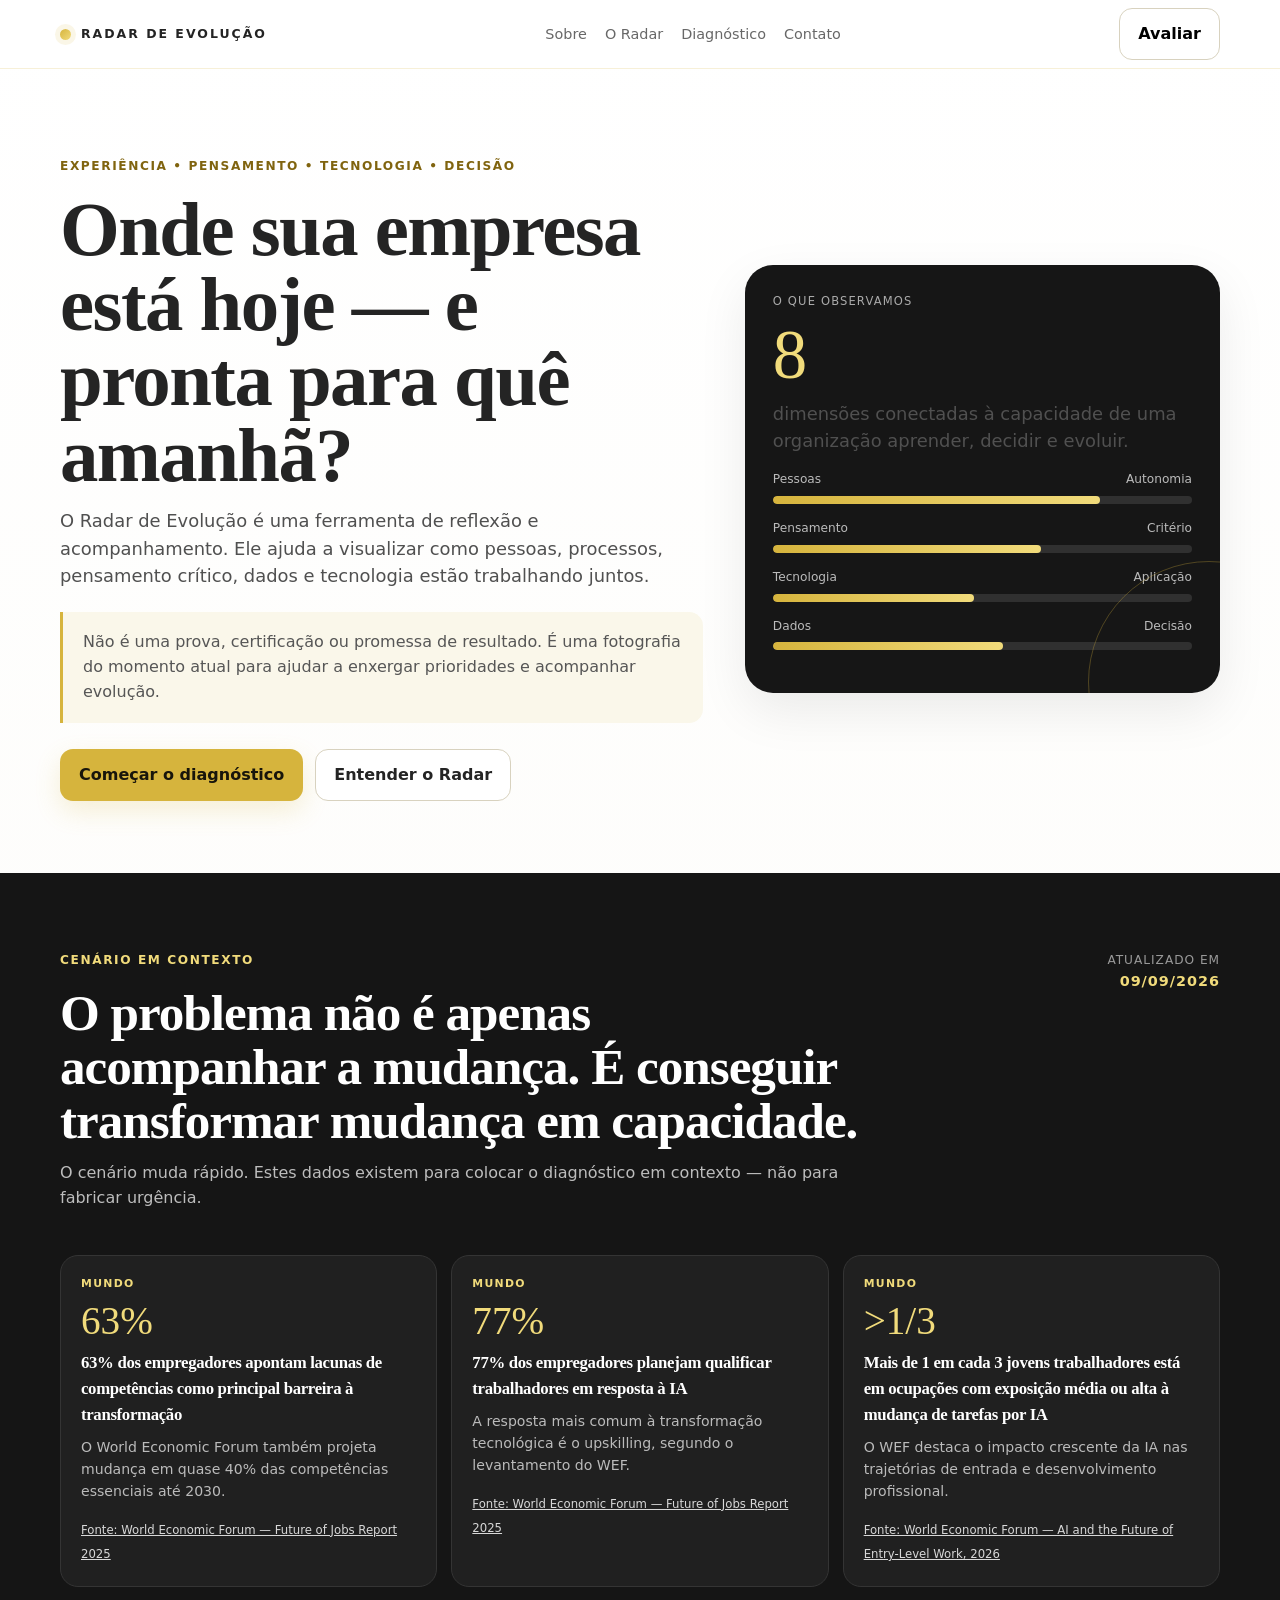
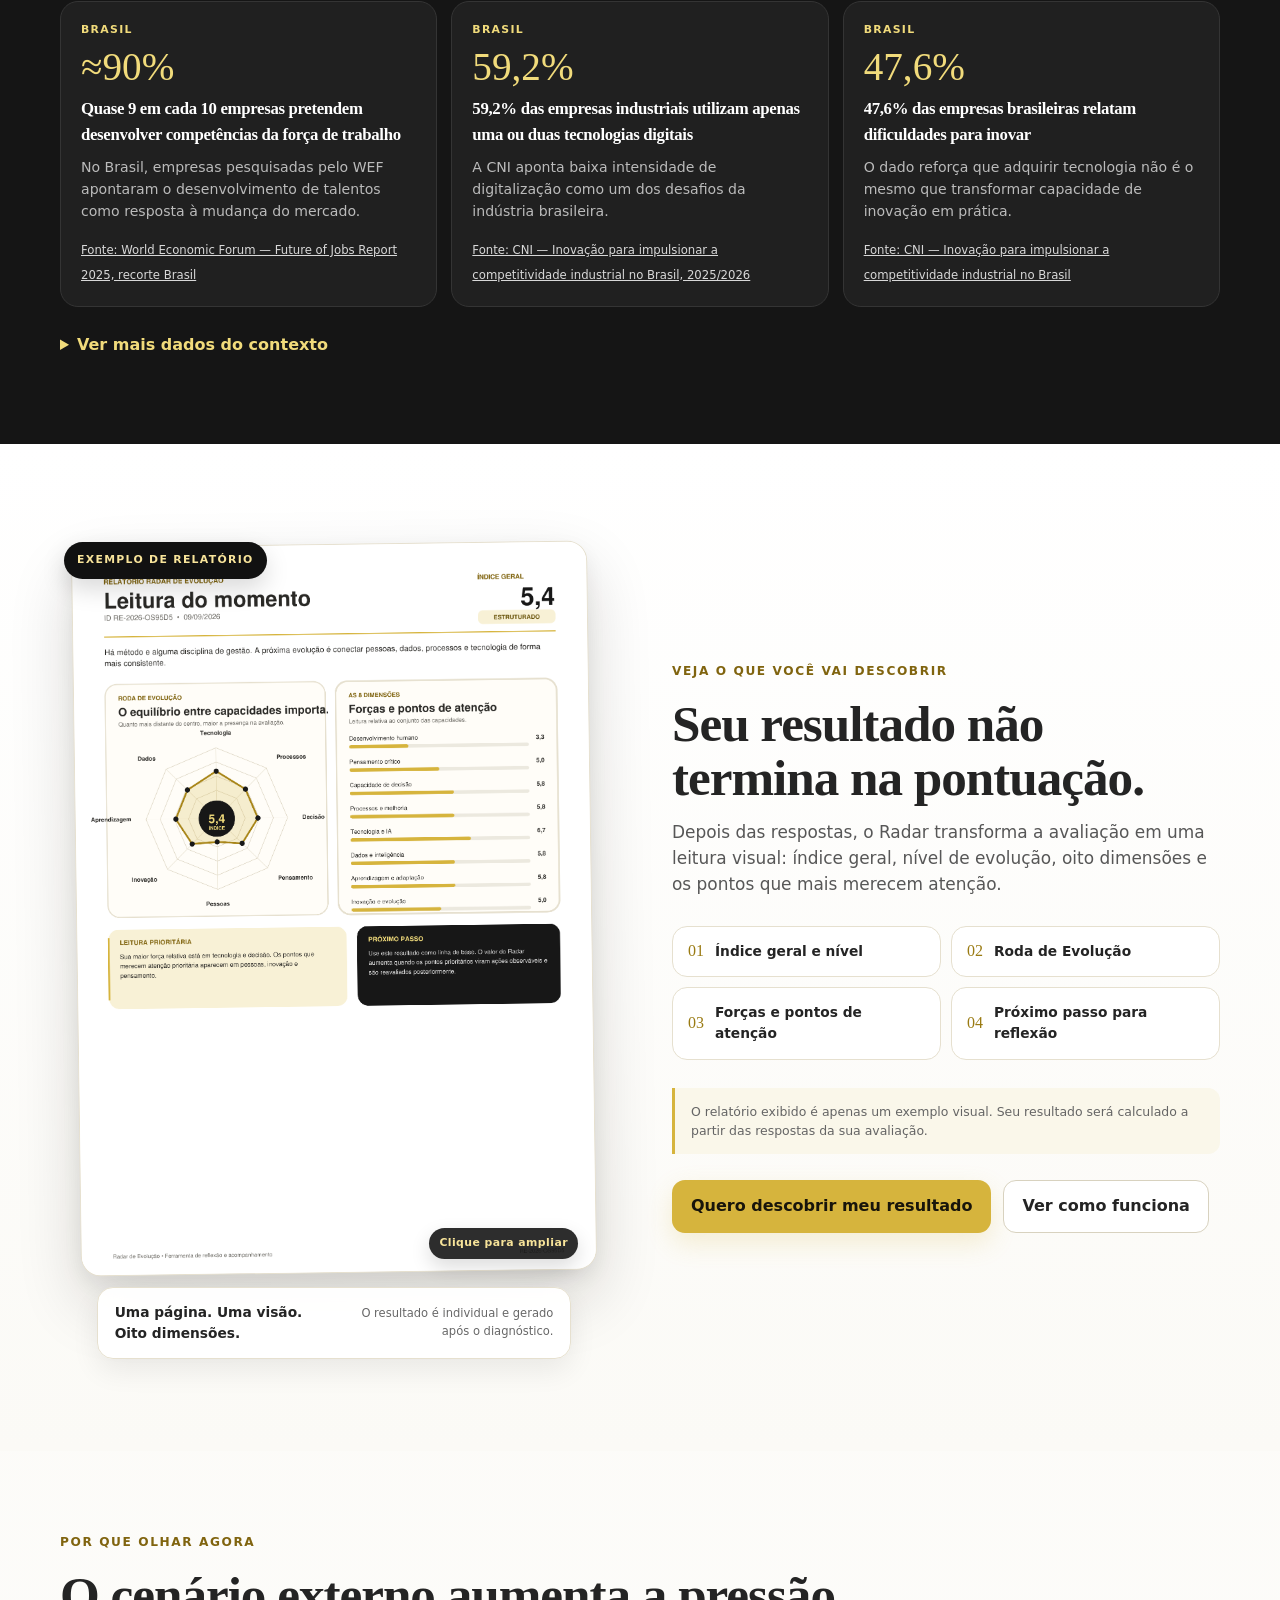
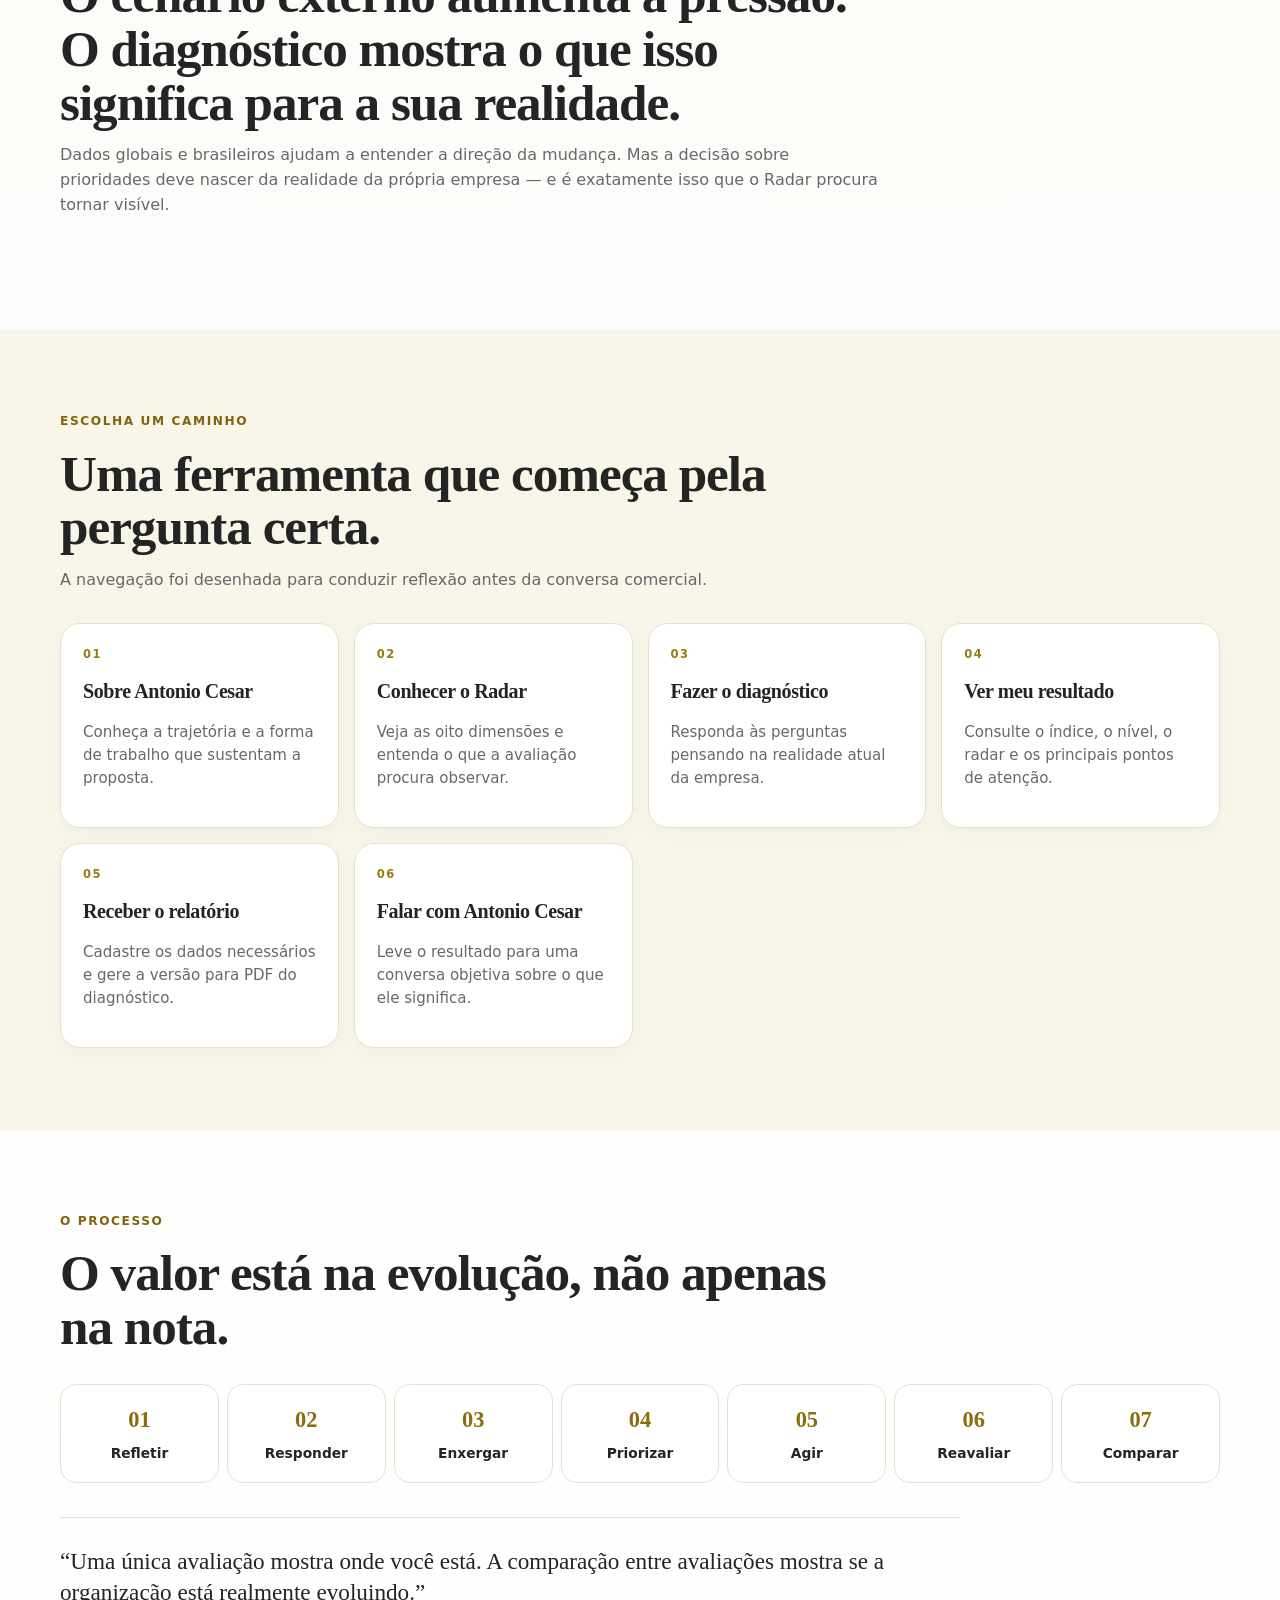
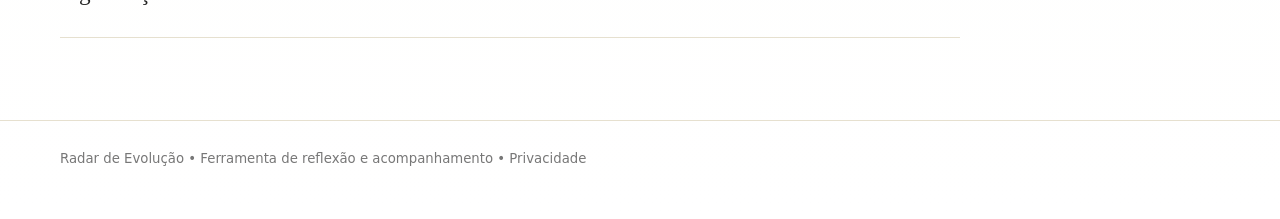
<file: index.html>
<!doctype html><html lang="pt-BR"><head><meta charset="utf-8"><meta name="viewport" content="width=device-width,initial-scale=1"><meta name="theme-color" content="#d6b43d"><link rel="manifest" href="manifest.webmanifest"><link rel="stylesheet" href="css/styles.css"><title>Radar de Evolução</title><meta name="description" content="Uma ferramenta prática para refletir sobre pessoas, pensamento, decisão, processos, tecnologia, dados, aprendizagem e inovação."></head><body>
<header class="topbar"><div class="wrap topbar-inner"><a class="brand" href="index.html"><i class="brand-dot"></i>Radar de Evolução</a><nav class="nav"><a href="sobre.html">Sobre</a><a href="radar.html">O Radar</a><a href="diagnostico.html">Diagnóstico</a><a href="contato.html">Contato</a></nav><button class="btn btn-secondary menu" onclick="location.href='diagnostico.html'">Avaliar</button></div></header>
<main><section class="hero"><div class="wrap hero-grid"><div><div class="eyebrow">Experiência • Pensamento • Tecnologia • Decisão</div><h1>Onde sua empresa está hoje — e pronta para quê amanhã?</h1><p>O Radar de Evolução é uma ferramenta de reflexão e acompanhamento. Ele ajuda a visualizar como pessoas, processos, pensamento crítico, dados e tecnologia estão trabalhando juntos.</p><div class="note">Não é uma prova, certificação ou promessa de resultado. É uma fotografia do momento atual para ajudar a enxergar prioridades e acompanhar evolução.</div><div class="actions"><a class="btn btn-gold" href="diagnostico.html">Começar o diagnóstico</a><a class="btn btn-secondary" href="radar.html">Entender o Radar</a></div></div><aside class="hero-panel"><div class="mini">O que observamos</div><div class="hero-number">8</div><p>dimensões conectadas à capacidade de uma organização aprender, decidir e evoluir.</p><div class="bar-row"><div class="bar-meta"><span>Pessoas</span><span>Autonomia</span></div><div class="bar"><i style="width:78%"></i></div></div><div class="bar-row"><div class="bar-meta"><span>Pensamento</span><span>Critério</span></div><div class="bar"><i style="width:64%"></i></div></div><div class="bar-row"><div class="bar-meta"><span>Tecnologia</span><span>Aplicação</span></div><div class="bar"><i style="width:48%"></i></div></div><div class="bar-row"><div class="bar-meta"><span>Dados</span><span>Decisão</span></div><div class="bar"><i style="width:55%"></i></div></div></aside></div></section>
<section class="context-section"><div class="wrap" data-context-panel></div></section>
<section class="pdf-showcase-section"><div class="wrap pdf-showcase-grid">
<div class="pdf-preview"><div class="preview-badge">EXEMPLO DE RELATÓRIO</div><button class="pdf-zoom-trigger" type="button" aria-label="Ampliar exemplo de relatório"><img src="assets/pdf-showcase-full.png" alt="Prévia completa e ilustrativa do relatório do Radar de Evolução em uma página"><span class="zoom-hint">Clique para ampliar</span></button><div class="preview-caption"><span>Uma página. Uma visão. Oito dimensões.</span><small>O resultado é individual e gerado após o diagnóstico.</small></div></div>
<div class="pdf-showcase-copy"><div class="eyebrow">Veja o que você vai descobrir</div><h2>Seu resultado não termina na pontuação.</h2><p>Depois das respostas, o Radar transforma a avaliação em uma leitura visual: índice geral, nível de evolução, oito dimensões e os pontos que mais merecem atenção.</p><div class="showcase-points"><div><strong>01</strong><span>Índice geral e nível</span></div><div><strong>02</strong><span>Roda de Evolução</span></div><div><strong>03</strong><span>Forças e pontos de atenção</span></div><div><strong>04</strong><span>Próximo passo para reflexão</span></div></div><div class="showcase-note">O relatório exibido é apenas um exemplo visual. Seu resultado será calculado a partir das respostas da sua avaliação.</div><div class="actions"><a class="btn btn-gold" href="diagnostico.html">Quero descobrir meu resultado</a><a class="btn btn-secondary" href="radar.html">Ver como funciona</a></div></div>
</div></section>
<section class="section"><div class="wrap"><div class="section-head"><div class="eyebrow">Por que olhar agora</div><h2>O cenário externo aumenta a pressão. O diagnóstico mostra o que isso significa para a sua realidade.</h2><p>Dados globais e brasileiros ajudam a entender a direção da mudança. Mas a decisão sobre prioridades deve nascer da realidade da própria empresa — e é exatamente isso que o Radar procura tornar visível.</p></div></div></section><section class="section alt"><div class="wrap"><div class="section-head"><div class="eyebrow">Escolha um caminho</div><h2>Uma ferramenta que começa pela pergunta certa.</h2><p>A navegação foi desenhada para conduzir reflexão antes da conversa comercial.</p></div><div class="cards">
<a class="card card-link" href="sobre.html"><div class="card-num">01</div><h3>Sobre Antonio Cesar</h3><p>Conheça a trajetória e a forma de trabalho que sustentam a proposta.</p></a>
<a class="card card-link" href="radar.html"><div class="card-num">02</div><h3>Conhecer o Radar</h3><p>Veja as oito dimensões e entenda o que a avaliação procura observar.</p></a>
<a class="card card-link" href="diagnostico.html"><div class="card-num">03</div><h3>Fazer o diagnóstico</h3><p>Responda às perguntas pensando na realidade atual da empresa.</p></a>
<a class="card card-link" href="resultado.html"><div class="card-num">04</div><h3>Ver meu resultado</h3><p>Consulte o índice, o nível, o radar e os principais pontos de atenção.</p></a>
<a class="card card-link" href="relatorio.html"><div class="card-num">05</div><h3>Receber o relatório</h3><p>Cadastre os dados necessários e gere a versão para PDF do diagnóstico.</p></a>
<a class="card card-link" href="contato.html"><div class="card-num">06</div><h3>Falar com Antonio Cesar</h3><p>Leve o resultado para uma conversa objetiva sobre o que ele significa.</p></a></div></div></section>
<section class="section"><div class="wrap"><div class="section-head"><div class="eyebrow">O processo</div><h2>O valor está na evolução, não apenas na nota.</h2></div><div class="process"><div class="process-step"><strong>01</strong>Refletir</div><div class="process-step"><strong>02</strong>Responder</div><div class="process-step"><strong>03</strong>Enxergar</div><div class="process-step"><strong>04</strong>Priorizar</div><div class="process-step"><strong>05</strong>Agir</div><div class="process-step"><strong>06</strong>Reavaliar</div><div class="process-step"><strong>07</strong>Comparar</div></div><div class="quote" style="margin-top:34px">“Uma única avaliação mostra onde você está. A comparação entre avaliações mostra se a organização está realmente evoluindo.”</div></div></section></main>
<div class="pdf-modal" id="pdfModal" aria-hidden="true"><div class="pdf-modal-backdrop" data-close-pdf></div><div class="pdf-modal-dialog" role="dialog" aria-modal="true" aria-label="Exemplo de relatório ampliado"><button class="pdf-modal-close" type="button" data-close-pdf aria-label="Fechar">×</button><img src="assets/pdf-showcase-full.png" alt="Exemplo completo de relatório do Radar de Evolução"></div></div><footer class="footer"><div class="wrap">Radar de Evolução • Ferramenta de reflexão e acompanhamento • <a href="privacidade.html">Privacidade</a></div></footer><script src="config.js"></script><script src="js/contexto.js"></script><script>
const pdfModal=document.getElementById('pdfModal'); document.querySelector('.pdf-zoom-trigger')?.addEventListener('click',()=>{pdfModal.classList.add('open');pdfModal.setAttribute('aria-hidden','false');document.body.classList.add('modal-open')}); document.querySelectorAll('[data-close-pdf]').forEach(el=>el.addEventListener('click',()=>{pdfModal.classList.remove('open');pdfModal.setAttribute('aria-hidden','true');document.body.classList.remove('modal-open')})); document.addEventListener('keydown',e=>{if(e.key==='Escape'&&pdfModal.classList.contains('open')){pdfModal.classList.remove('open');pdfModal.setAttribute('aria-hidden','true');document.body.classList.remove('modal-open')}});
if('serviceWorker'in navigator){navigator.serviceWorker.register('service-worker.js').catch(()=>{})}</script></body></html>
</file>
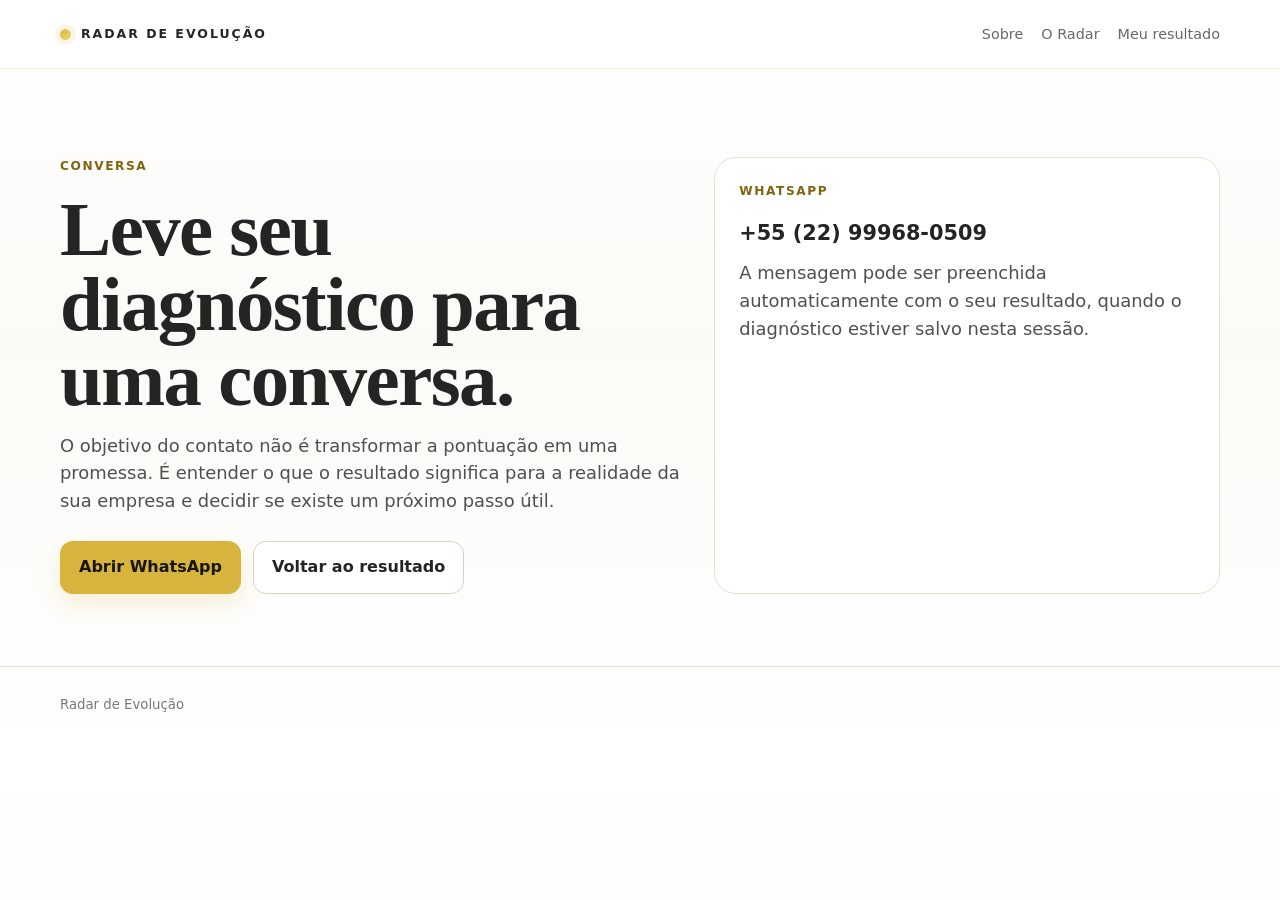
<file: contato.html>
<!doctype html><html lang="pt-BR"><head><meta charset="utf-8"><meta name="viewport" content="width=device-width,initial-scale=1"><link rel="manifest" href="manifest.webmanifest"><link rel="stylesheet" href="css/styles.css"><title>Contato | Radar de Evolução</title></head><body><header class="topbar"><div class="wrap topbar-inner"><a class="brand" href="index.html"><i class="brand-dot"></i>Radar de Evolução</a><nav class="nav"><a href="sobre.html">Sobre</a><a href="radar.html">O Radar</a><a href="resultado.html">Meu resultado</a></nav></div></header><main><section class="hero"><div class="wrap contact-grid"><div><div class="eyebrow">Conversa</div><h1>Leve seu diagnóstico para uma conversa.</h1><p>O objetivo do contato não é transformar a pontuação em uma promessa. É entender o que o resultado significa para a realidade da sua empresa e decidir se existe um próximo passo útil.</p><div class="actions"><a class="btn btn-gold" id="wa" target="_blank" rel="noopener">Abrir WhatsApp</a><a class="btn btn-secondary" href="resultado.html">Voltar ao resultado</a></div></div><div class="contact-card"><div class="eyebrow">WhatsApp</div><div class="wa-number">+55 (22) 99968-0509</div><p style="margin-top:10px">A mensagem pode ser preenchida automaticamente com o seu resultado, quando o diagnóstico estiver salvo nesta sessão.</p></div></div></section></main><footer class="footer"><div class="wrap">Radar de Evolução</div></footer><script src="config.js"></script><script src="js/data.js"></script><script src="js/core.js"></script><script>document.getElementById('wa').href=RadarCore.get()?RadarCore.whatsappUrl(RadarCore.get()):`https://wa.me/${RADAR_CONFIG.WHATSAPP_NUMBER}?text=${encodeURIComponent('Olá, Antonio Cesar. Gostaria de conhecer o Radar de Evolução.')}`</script></body></html>
</file>
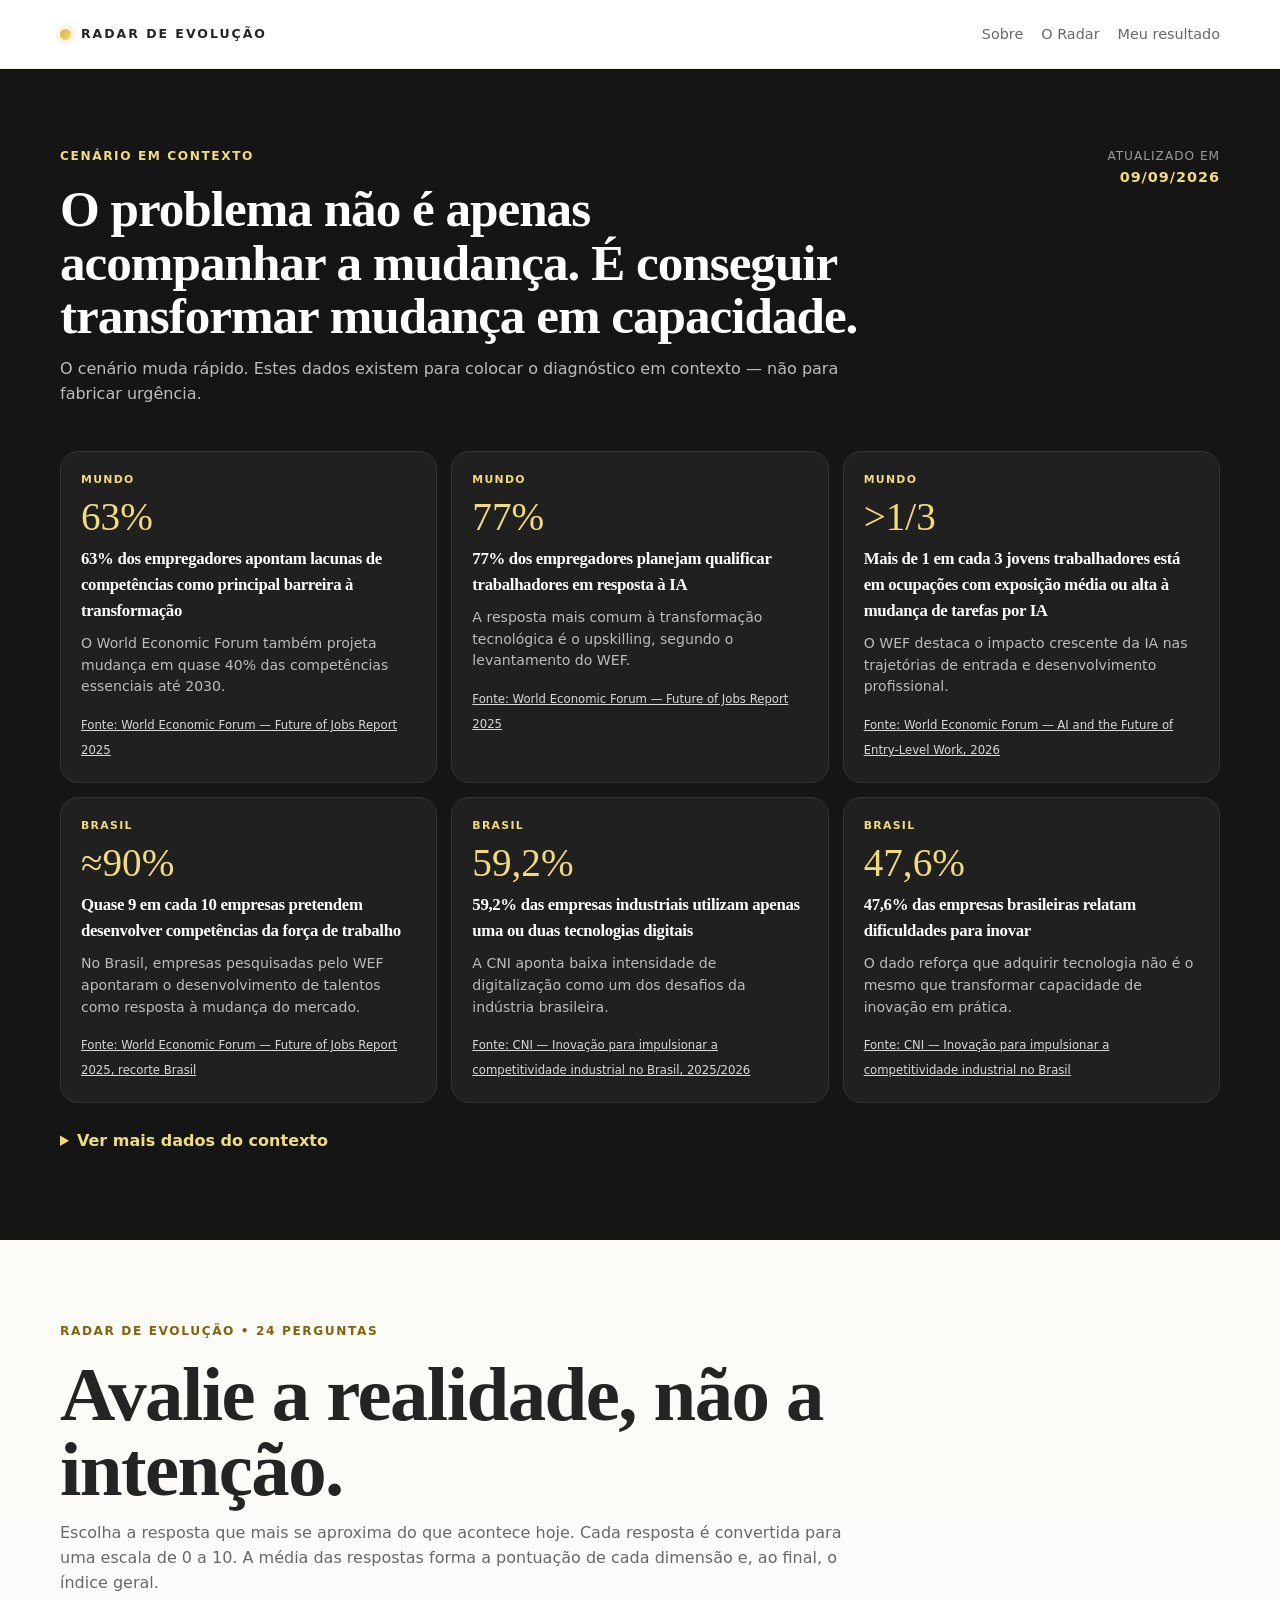
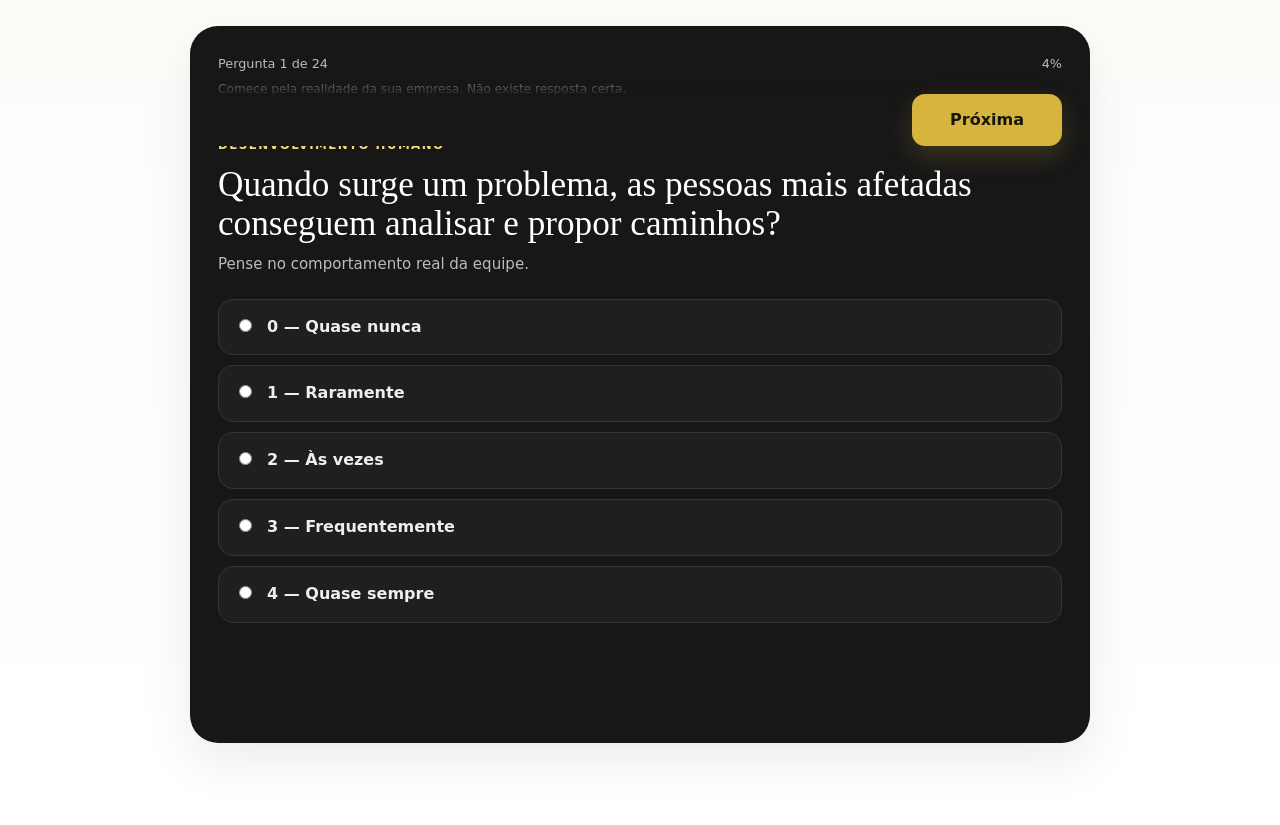
<file: diagnostico.html>
<!doctype html><html lang="pt-BR"><head><meta charset="utf-8"><meta name="viewport" content="width=device-width,initial-scale=1"><link rel="manifest" href="manifest.webmanifest"><link rel="stylesheet" href="css/styles.css"><title>Diagnóstico | Radar de Evolução</title></head><body><header class="topbar"><div class="wrap topbar-inner"><a class="brand" href="index.html"><i class="brand-dot"></i>Radar de Evolução</a><nav class="nav"><a href="sobre.html">Sobre</a><a href="radar.html">O Radar</a><a href="resultado.html">Meu resultado</a></nav></div></header><main><section class="context-section"><div class="wrap" data-context-panel></div></section><section class="section"><div class="wrap"><div class="section-head"><div class="eyebrow">Radar de Evolução • 24 perguntas</div><h1>Avalie a realidade, não a intenção.</h1><p>Escolha a resposta que mais se aproxima do que acontece hoje. Cada resposta é convertida para uma escala de 0 a 10. A média das respostas forma a pontuação de cada dimensão e, ao final, o índice geral.</p></div><div class="quiz-shell" id="quiz"><div class="progress-top"><span id="progress-text">Pergunta 1 de 24</span><span id="progress-pct">0%</span></div><div class="progress-hint" id="progress-hint">Comece pela realidade da sua empresa. Não existe resposta certa.</div><div class="progress"><i id="progress-bar"></i></div><div class="dimension" id="dimension"></div><div class="question" id="question"></div><div class="qhelp" id="qhelp"></div><div class="options" id="options"></div><div class="diag-actions"><button class="btn btn-secondary" id="prev" type="button">Voltar</button><button class="btn btn-gold" id="next" type="button">Próxima</button></div></div></div></section></main><script src="config.js"></script><script src="js/contexto.js"></script><script src="js/data.js"></script><script src="js/core.js"></script><script>
(function(){
  const QUIZ_STATE_KEY='radar_quiz_state_v24';
  let i=0;
  const q=RADAR_DATA.questions;
  const saved=(()=>{try{return JSON.parse(sessionStorage.getItem(QUIZ_STATE_KEY)||'null')}catch(_){return null}})();
  let answers=Array.isArray(saved?.answers)&&saved.answers.length===q.length?saved.answers:Array(q.length).fill(null);
  if(Number.isInteger(saved?.index)&&saved.index>=0&&saved.index<q.length){i=saved.index}
  const el=id=>document.getElementById(id);

  function persist(){
    try{sessionStorage.setItem(QUIZ_STATE_KEY,JSON.stringify({index:i,answers,updatedAt:new Date().toISOString()}))}catch(_){}
  }

  function render(){
    const item=q[i],d=RADAR_DATA.dimensions.find(x=>x.id===item[0]);
    el('progress-text').textContent=`Pergunta ${i+1} de ${q.length}`;
    const pct=Math.round((i+1)/q.length*100);
    el('progress-pct').textContent=pct+'%';
    el('progress-bar').style.width=pct+'%';
    el('dimension').textContent=d.name;
    el('question').textContent=item[1];
    el('qhelp').textContent=item[2];
    el('options').innerHTML=item[3].map((t,n)=>`<label class="option ${answers[i]===n?'selected':''}"><input type="radio" name="a" value="${n}" ${answers[i]===n?'checked':''}><span><strong>${n} — ${t}</strong></span></label>`).join('');
    document.querySelectorAll('.option input').forEach(r=>r.onchange=e=>{
      answers[i]=Number(e.target.value);
      persist();
      render();
    });
    el('prev').style.visibility=i?'visible':'hidden';
    el('next').textContent=i===q.length-1?'Ver meu resultado':'Próxima';
    persist();
  }

  function moveQuestion(direction){
    const currentY=window.scrollY;
    i=Math.max(0,Math.min(q.length-1,i+direction));
    render();
    // Preserve the user's reading position. Do not force the page to the top.
    requestAnimationFrame(()=>{window.scrollTo(0,currentY);el('question').focus({preventScroll:true})});
  }

  el('prev').onclick=()=>{
    if(i>0) moveQuestion(-1);
  };

  el('next').onclick=()=>{
    if(answers[i]===null){
      alert('Escolha uma resposta para continuar.');
      const first=el('options').querySelector('input');
      if(first) first.focus({preventScroll:true});
      return;
    }
    if(i<q.length-1){
      moveQuestion(1);
      return;
    }

    const scores=RadarCore.scoresFromAnswers(answers);
    const session={id:RadarCore.createId(),createdAt:new Date().toISOString(),answers,scores,level:RadarCore.scoreLevel(scores.overall),insight:RadarCore.insight(scores),lead:null,events:[{type:'diagnostico_concluido',at:new Date().toISOString()}]};
    RadarCore.set(session);
    try{sessionStorage.removeItem(QUIZ_STATE_KEY)}catch(_){}
    location.href='resultado.html';
  };

  // Navegação entre páginas segue o comportamento normal do navegador; somente a troca de pergunta preserva a posição.
  el('question').setAttribute('tabindex','-1');
  render();
  window.addEventListener('pagehide',persist);
})();
</script></body></html>
</file>
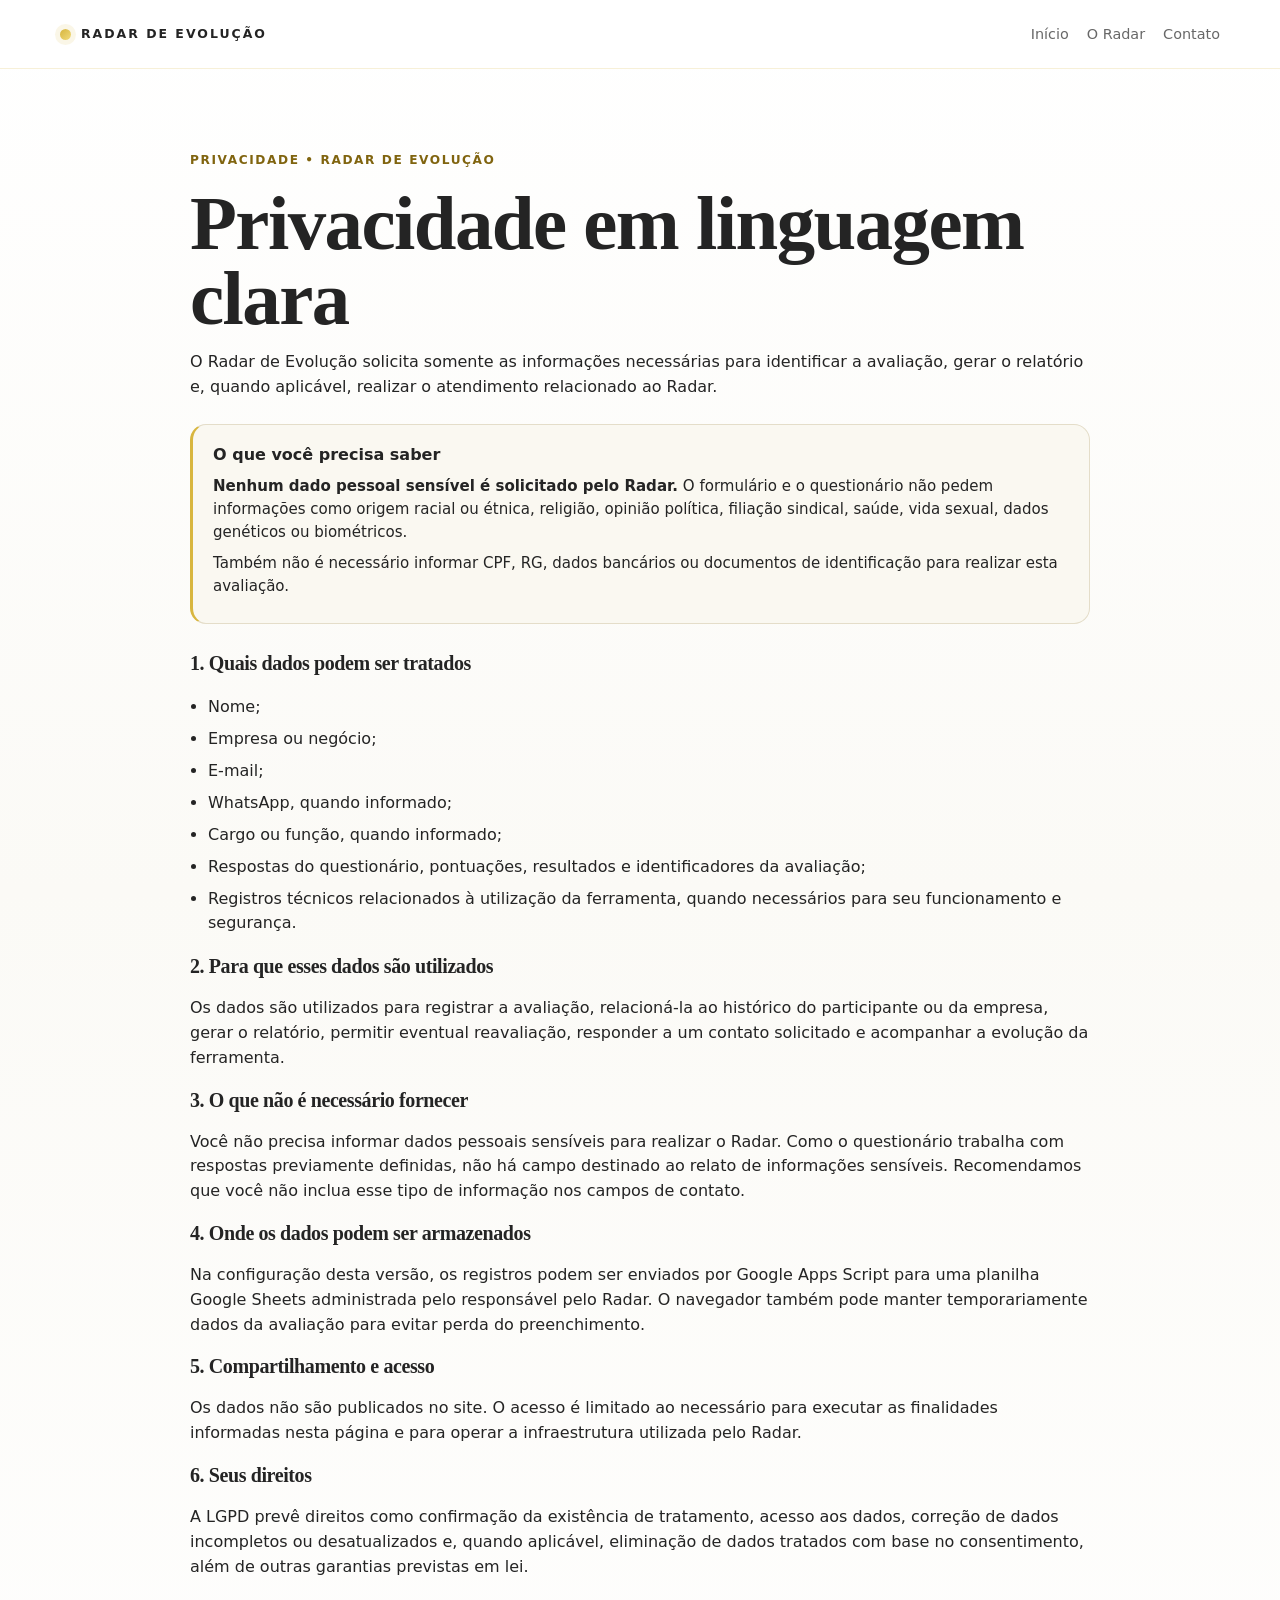
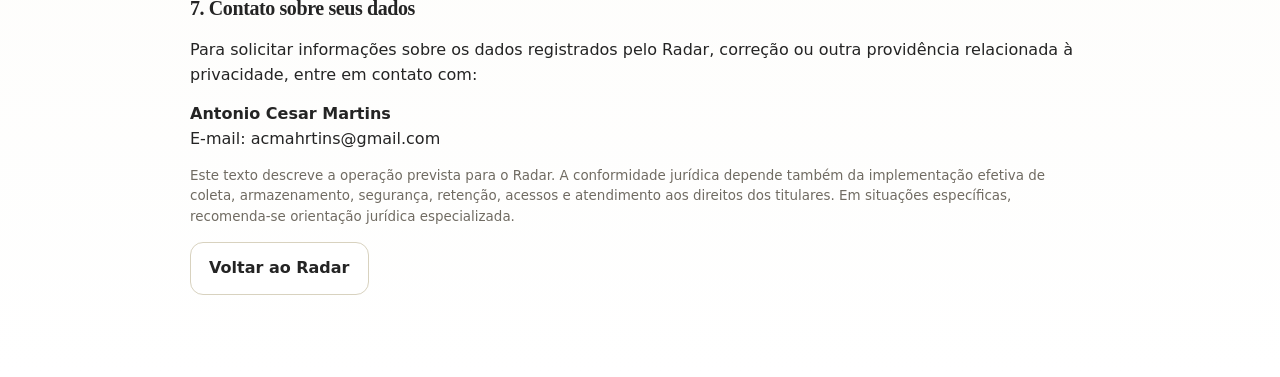
<file: privacidade.html>
<!doctype html>
<html lang="pt-BR">
<head>
<meta charset="utf-8">
<meta name="viewport" content="width=device-width,initial-scale=1">
<link rel="manifest" href="manifest.webmanifest">
<link rel="stylesheet" href="css/styles.css">
<title>Privacidade | Radar de Evolução</title>
<style>
.privacy-card{background:#faf8f1;border:1px solid #e4ddc9;border-left:3px solid #d8b63f;border-radius:16px;padding:18px 20px;margin:24px 0}.privacy-card p{margin:7px 0;font-size:.94rem;line-height:1.55}.privacy-list{padding-left:18px}.privacy-list li{margin:8px 0;line-height:1.5}.small-note{font-size:.84rem;color:#706b62}
</style>
</head>
<body>
<header class="topbar"><div class="wrap topbar-inner"><a class="brand" href="index.html"><i class="brand-dot"></i>Radar de Evolução</a><nav class="nav"><a href="index.html">Início</a><a href="radar.html">O Radar</a><a href="contato.html">Contato</a></nav></div></header>
<main><section class="section"><div class="wrap" style="max-width:900px">
<div class="eyebrow">Privacidade • Radar de Evolução</div>
<h1>Privacidade em linguagem clara</h1>
<p>O Radar de Evolução solicita somente as informações necessárias para identificar a avaliação, gerar o relatório e, quando aplicável, realizar o atendimento relacionado ao Radar.</p>
<div class="privacy-card"><strong>O que você precisa saber</strong>
<p><strong>Nenhum dado pessoal sensível é solicitado pelo Radar.</strong> O formulário e o questionário não pedem informações como origem racial ou étnica, religião, opinião política, filiação sindical, saúde, vida sexual, dados genéticos ou biométricos.</p>
<p>Também não é necessário informar CPF, RG, dados bancários ou documentos de identificação para realizar esta avaliação.</p></div>
<h3>1. Quais dados podem ser tratados</h3>
<ul class="privacy-list"><li>Nome;</li><li>Empresa ou negócio;</li><li>E-mail;</li><li>WhatsApp, quando informado;</li><li>Cargo ou função, quando informado;</li><li>Respostas do questionário, pontuações, resultados e identificadores da avaliação;</li><li>Registros técnicos relacionados à utilização da ferramenta, quando necessários para seu funcionamento e segurança.</li></ul>
<h3>2. Para que esses dados são utilizados</h3>
<p>Os dados são utilizados para registrar a avaliação, relacioná-la ao histórico do participante ou da empresa, gerar o relatório, permitir eventual reavaliação, responder a um contato solicitado e acompanhar a evolução da ferramenta.</p>
<h3>3. O que não é necessário fornecer</h3>
<p>Você não precisa informar dados pessoais sensíveis para realizar o Radar. Como o questionário trabalha com respostas previamente definidas, não há campo destinado ao relato de informações sensíveis. Recomendamos que você não inclua esse tipo de informação nos campos de contato.</p>
<h3>4. Onde os dados podem ser armazenados</h3>
<p>Na configuração desta versão, os registros podem ser enviados por Google Apps Script para uma planilha Google Sheets administrada pelo responsável pelo Radar. O navegador também pode manter temporariamente dados da avaliação para evitar perda do preenchimento.</p>
<h3>5. Compartilhamento e acesso</h3>
<p>Os dados não são publicados no site. O acesso é limitado ao necessário para executar as finalidades informadas nesta página e para operar a infraestrutura utilizada pelo Radar.</p>
<h3>6. Seus direitos</h3>
<p>A LGPD prevê direitos como confirmação da existência de tratamento, acesso aos dados, correção de dados incompletos ou desatualizados e, quando aplicável, eliminação de dados tratados com base no consentimento, além de outras garantias previstas em lei.</p>
<h3>7. Contato sobre seus dados</h3>
<p>Para solicitar informações sobre os dados registrados pelo Radar, correção ou outra providência relacionada à privacidade, entre em contato com:</p>
<p><strong>Antonio Cesar Martins</strong><br>E-mail: acmahrtins@gmail.com</p>
<p class="small-note">Este texto descreve a operação prevista para o Radar. A conformidade jurídica depende também da implementação efetiva de coleta, armazenamento, segurança, retenção, acessos e atendimento aos direitos dos titulares. Em situações específicas, recomenda-se orientação jurídica especializada.</p>
<a class="btn btn-secondary" href="index.html">Voltar ao Radar</a>
</div></section></main>
</body></html>
</file>
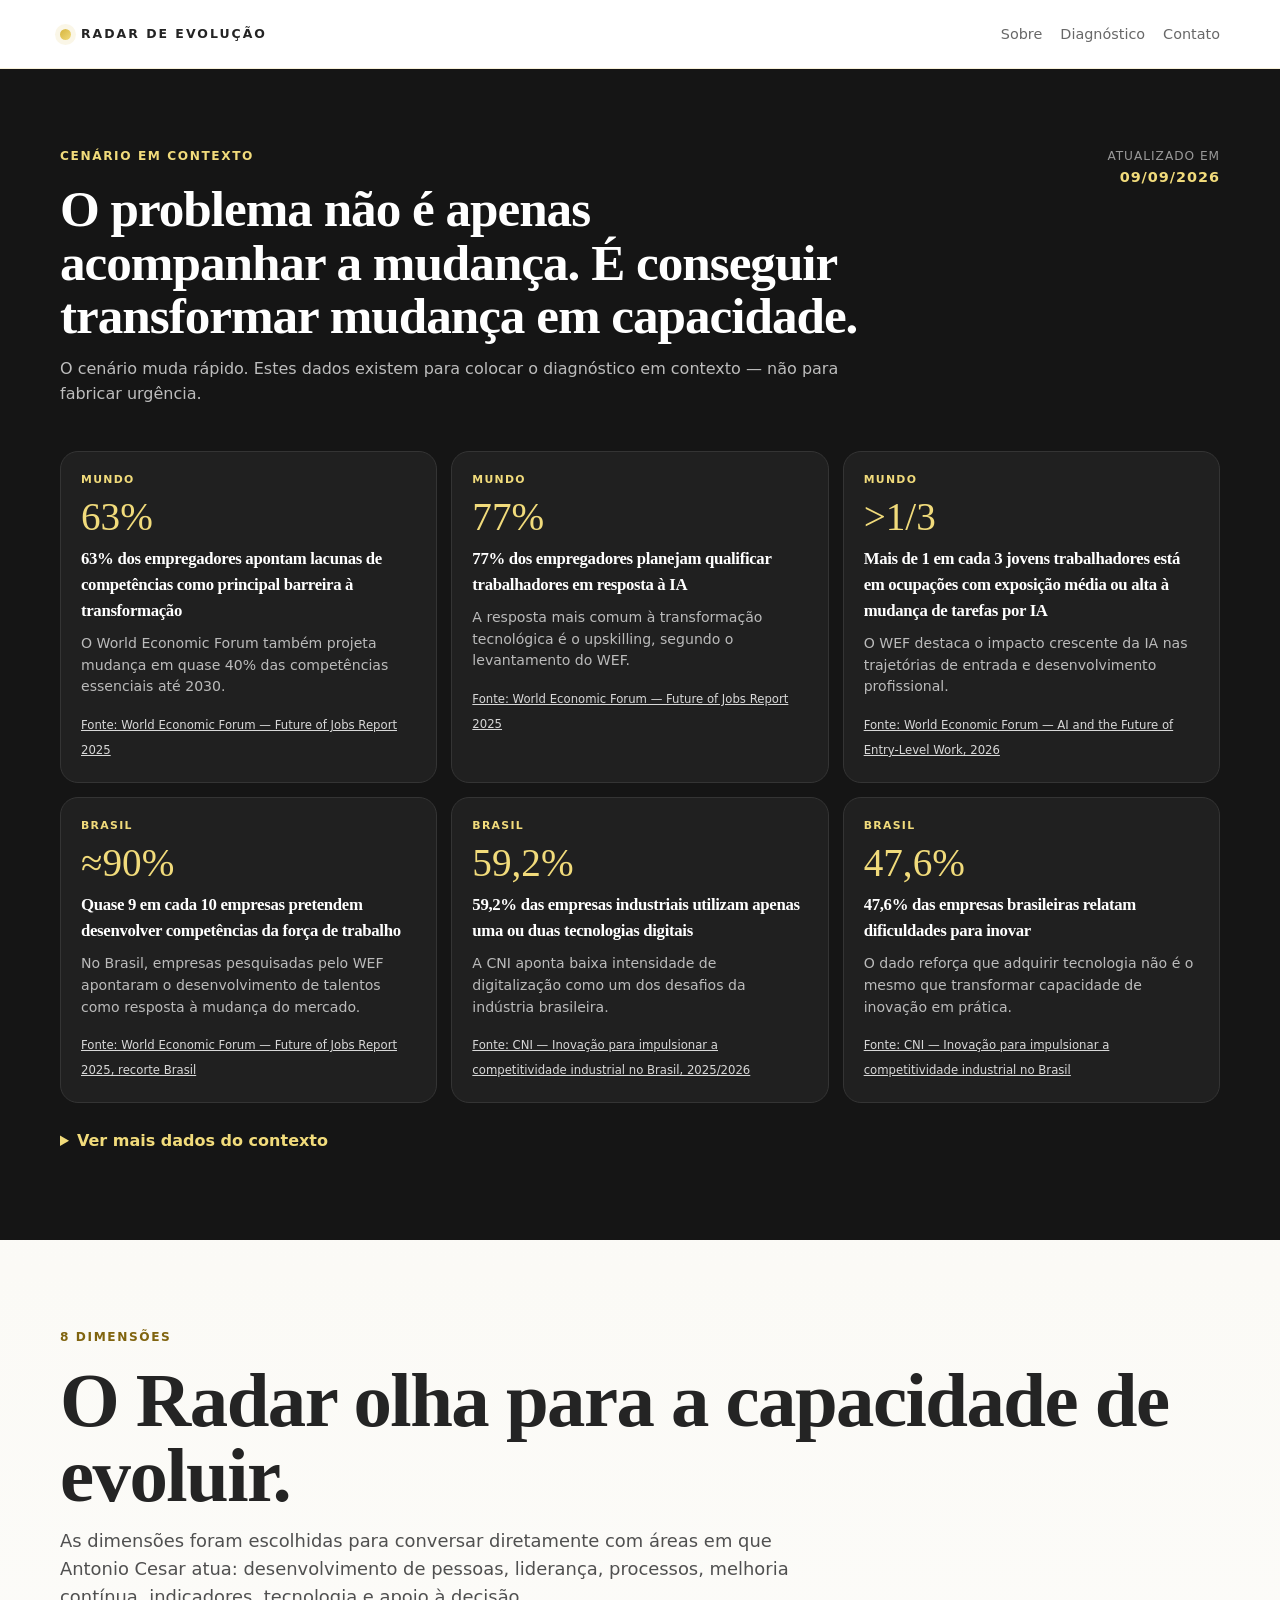
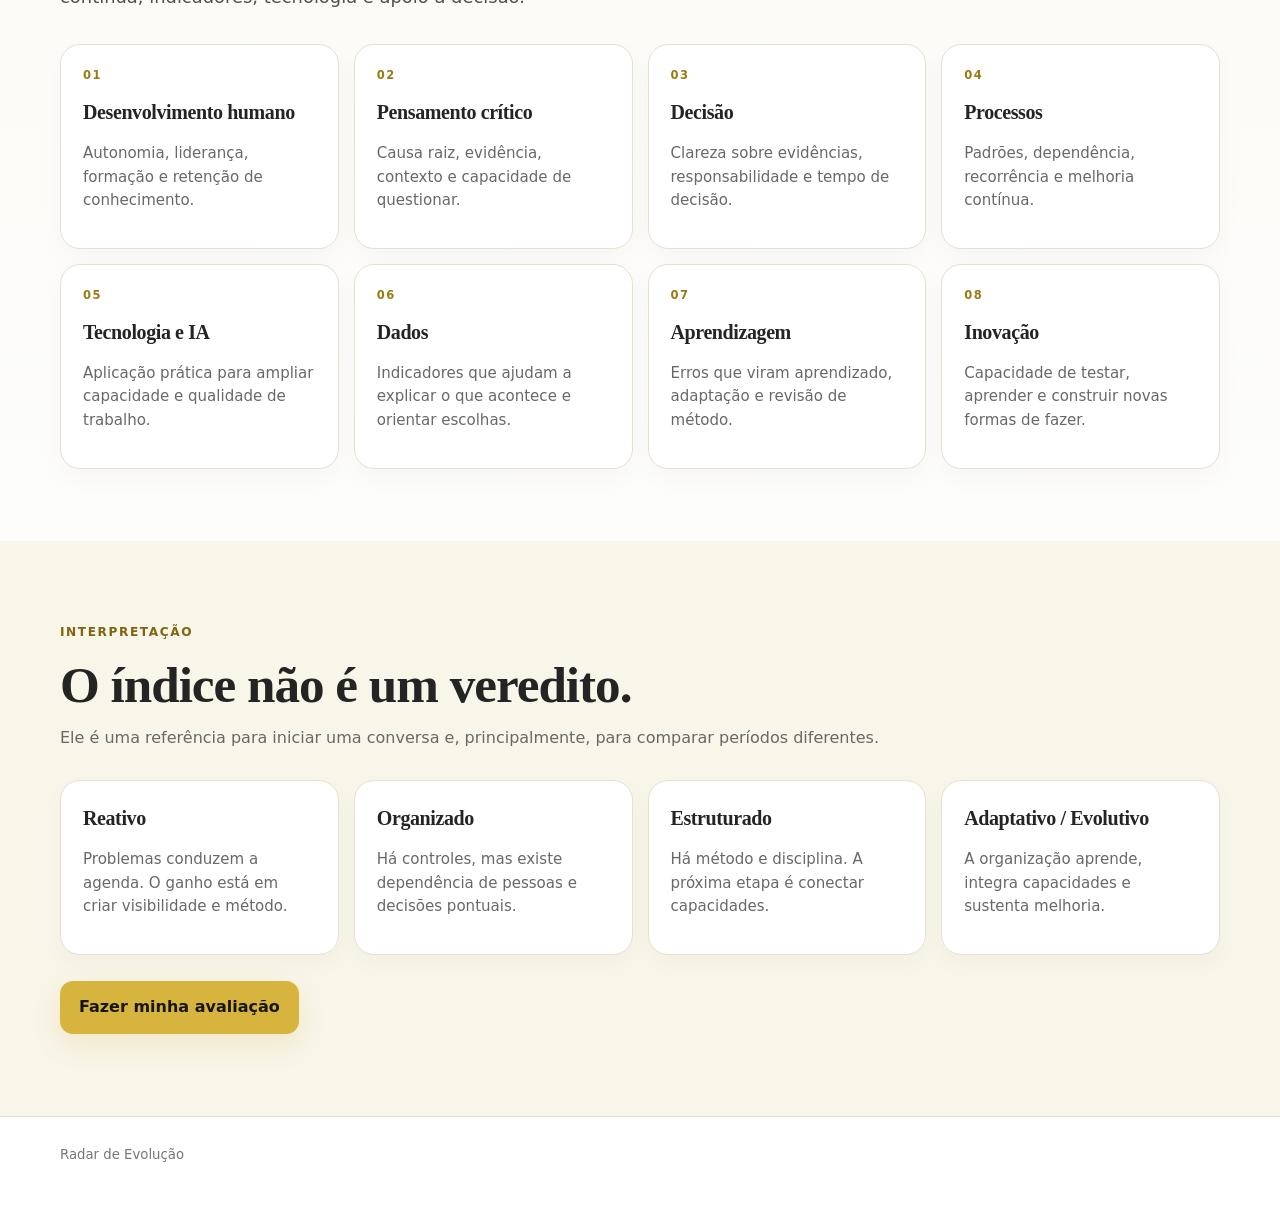
<file: radar.html>
<!doctype html><html lang="pt-BR"><head><meta charset="utf-8"><meta name="viewport" content="width=device-width,initial-scale=1"><link rel="manifest" href="manifest.webmanifest"><link rel="stylesheet" href="css/styles.css"><title>O Radar de Evolução</title></head><body><header class="topbar"><div class="wrap topbar-inner"><a class="brand" href="index.html"><i class="brand-dot"></i>Radar de Evolução</a><nav class="nav"><a href="sobre.html">Sobre</a><a href="diagnostico.html">Diagnóstico</a><a href="contato.html">Contato</a></nav></div></header><main><section class="context-section"><div class="wrap" data-context-panel></div></section><section class="hero"><div class="wrap"><div class="eyebrow">8 dimensões</div><h1>O Radar olha para a capacidade de evoluir.</h1><p>As dimensões foram escolhidas para conversar diretamente com áreas em que Antonio Cesar atua: desenvolvimento de pessoas, liderança, processos, melhoria contínua, indicadores, tecnologia e apoio à decisão.</p><div class="cards" style="margin-top:34px"><article class="card"><div class="card-num">01</div><h3>Desenvolvimento humano</h3><p>Autonomia, liderança, formação e retenção de conhecimento.</p></article><article class="card"><div class="card-num">02</div><h3>Pensamento crítico</h3><p>Causa raiz, evidência, contexto e capacidade de questionar.</p></article><article class="card"><div class="card-num">03</div><h3>Decisão</h3><p>Clareza sobre evidências, responsabilidade e tempo de decisão.</p></article><article class="card"><div class="card-num">04</div><h3>Processos</h3><p>Padrões, dependência, recorrência e melhoria contínua.</p></article><article class="card"><div class="card-num">05</div><h3>Tecnologia e IA</h3><p>Aplicação prática para ampliar capacidade e qualidade de trabalho.</p></article><article class="card"><div class="card-num">06</div><h3>Dados</h3><p>Indicadores que ajudam a explicar o que acontece e orientar escolhas.</p></article><article class="card"><div class="card-num">07</div><h3>Aprendizagem</h3><p>Erros que viram aprendizado, adaptação e revisão de método.</p></article><article class="card"><div class="card-num">08</div><h3>Inovação</h3><p>Capacidade de testar, aprender e construir novas formas de fazer.</p></article></div></div></section><section class="section alt"><div class="wrap"><div class="section-head"><div class="eyebrow">Interpretação</div><h2>O índice não é um veredito.</h2><p>Ele é uma referência para iniciar uma conversa e, principalmente, para comparar períodos diferentes.</p></div><div class="cards"><article class="card"><h3>Reativo</h3><p>Problemas conduzem a agenda. O ganho está em criar visibilidade e método.</p></article><article class="card"><h3>Organizado</h3><p>Há controles, mas existe dependência de pessoas e decisões pontuais.</p></article><article class="card"><h3>Estruturado</h3><p>Há método e disciplina. A próxima etapa é conectar capacidades.</p></article><article class="card"><h3>Adaptativo / Evolutivo</h3><p>A organização aprende, integra capacidades e sustenta melhoria.</p></article></div><div class="actions"><a class="btn btn-gold" href="diagnostico.html">Fazer minha avaliação</a></div></div></section></main><footer class="footer"><div class="wrap">Radar de Evolução</div></footer><script src="config.js"></script><script src="js/contexto.js"></script></body></html>
</file>
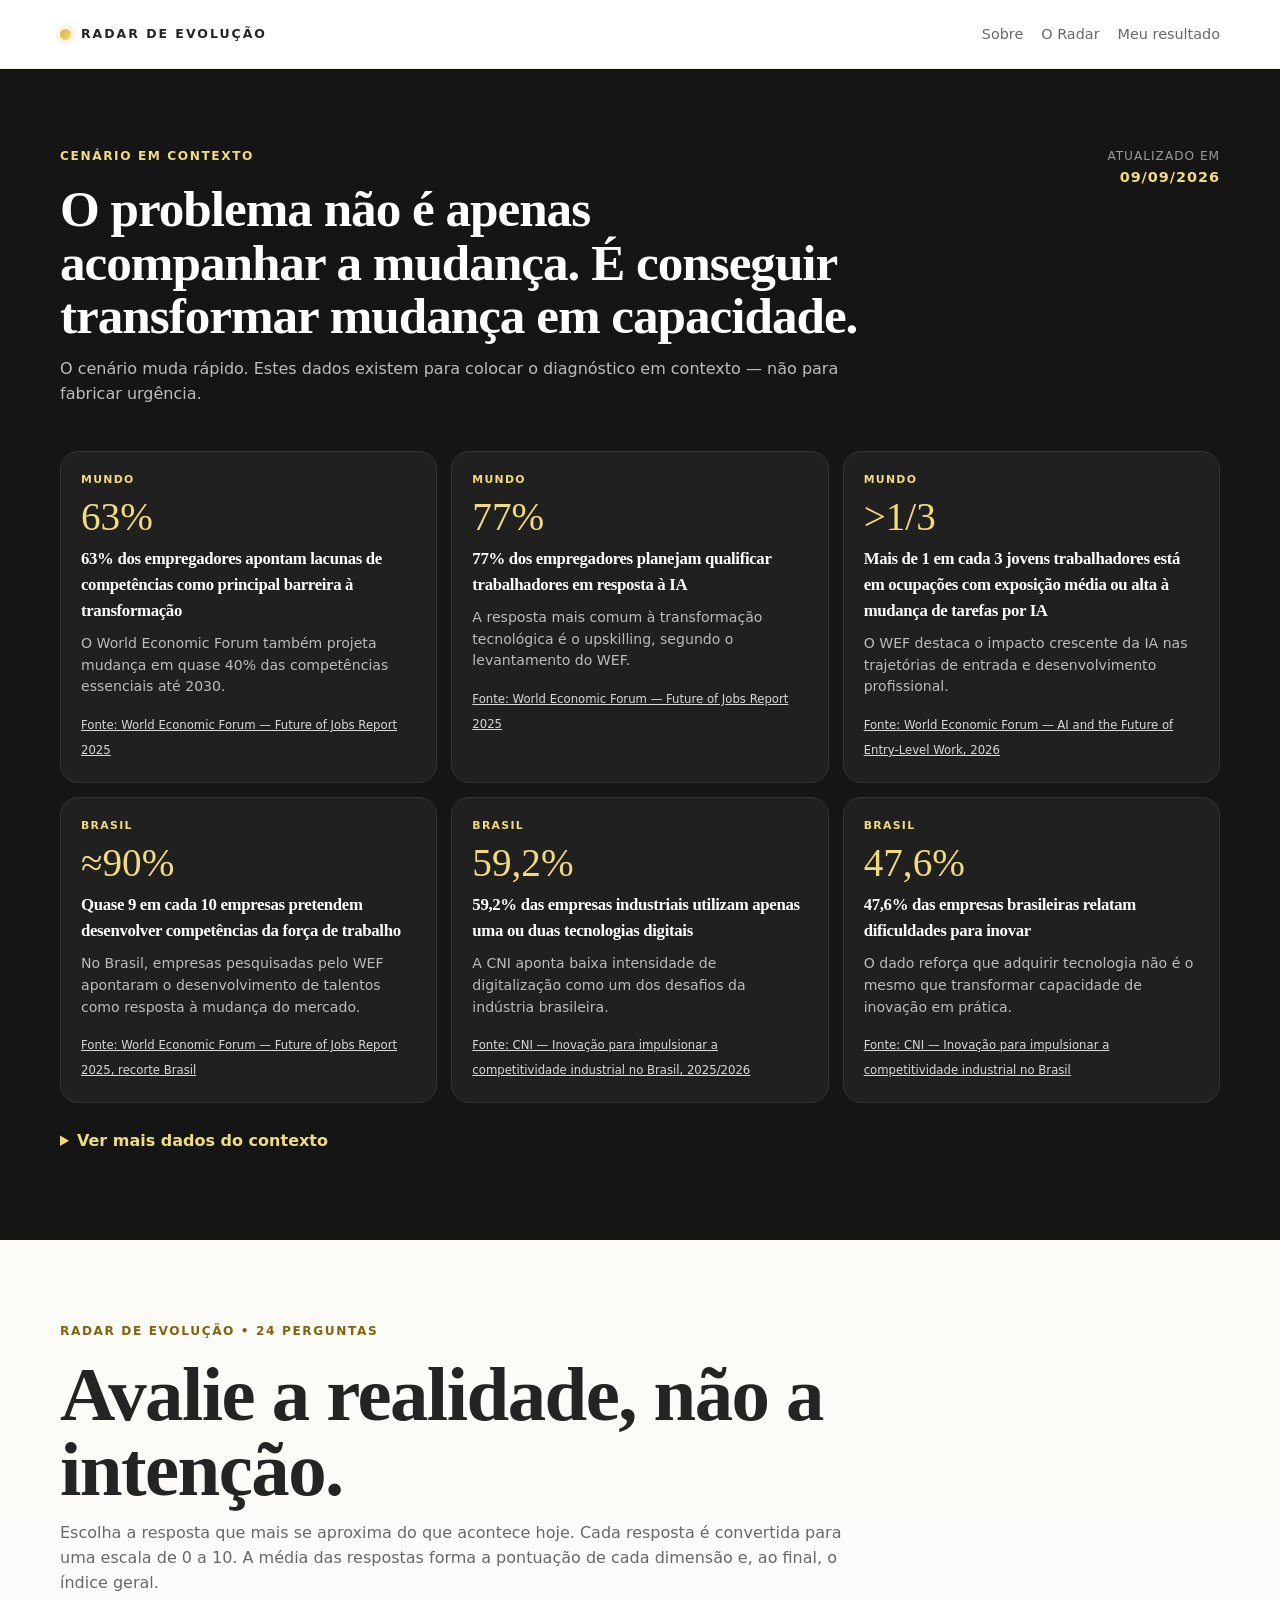
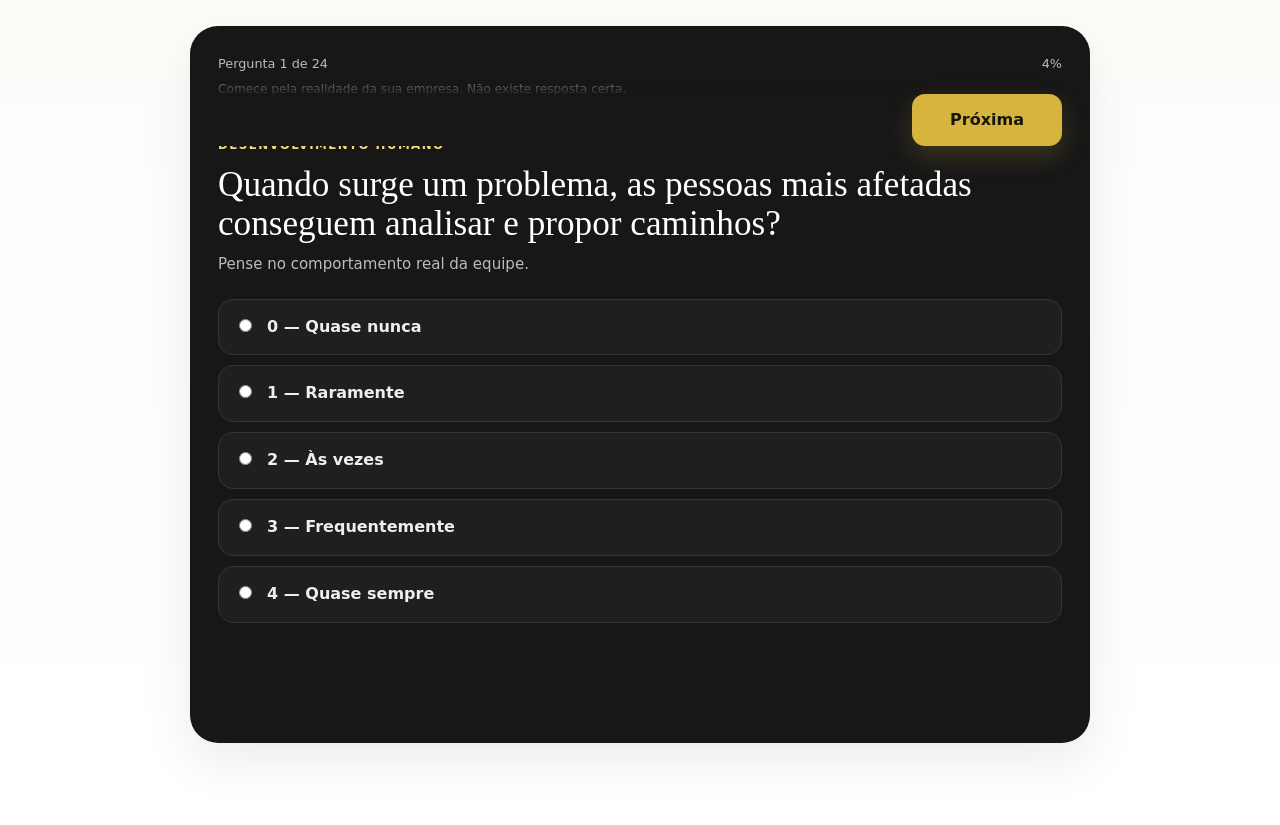
<file: relatorio.html>
<!doctype html>
<html lang="pt-BR">
<head>
<meta charset="utf-8">
<meta name="viewport" content="width=device-width,initial-scale=1">
<link rel="manifest" href="manifest.webmanifest">
<link rel="stylesheet" href="css/styles.css">
<title>Relatório | Radar de Evolução</title>
<style>
.report-page{width:min(1120px,calc(100% - 28px));margin:28px auto 50px;background:#fff;border:1px solid var(--line);box-shadow:var(--shadow);border-radius:24px;padding:34px}
.report-top{display:grid;grid-template-columns:1fr 170px;gap:24px;align-items:end;padding-bottom:18px;border-bottom:2px solid var(--gold)}
.report-kicker{font-size:.73rem;letter-spacing:.14em;text-transform:uppercase;color:#80640f;font-weight:850}
.report-title{font:600 clamp(2.3rem,4vw,4.25rem)/.95 Georgia,serif;letter-spacing:-.03em;margin:7px 0 8px}
.report-meta{font-size:.83rem;color:#777}
.report-index{text-align:right}.report-index .mini{color:#80640f}.report-index .score{font-size:3.5rem;margin:4px 0}.report-index .level{margin:0}
.report-summary{font-size:1rem;line-height:1.5;margin:17px 0 20px;max-width:980px;color:#3f3d38}
.report-main{display:grid;grid-template-columns:1.06fr .94fr;gap:22px;align-items:stretch}
.report-wheel-card,.report-dims-card{border:1px solid var(--line);border-radius:20px;background:linear-gradient(180deg,#fff,#fcfbf5);padding:20px}
.report-card-kicker{font-size:.69rem;letter-spacing:.13em;text-transform:uppercase;color:#80640f;font-weight:850}
.report-card-title{font:600 1.55rem/1.05 Georgia,serif;margin:5px 0 6px}.report-card-sub{font-size:.82rem;color:#777;margin-bottom:8px}
.report-radar-frame{display:flex;justify-content:center;align-items:center;height:310px}.report-radar-frame svg{width:100%;max-width:360px;height:auto}
.report-radar-caption{font-size:.72rem;color:#7a766d;text-align:center;margin-top:-2px}
.report-dims{display:grid;grid-template-columns:1fr 1fr;gap:7px 18px;margin-top:14px}
.report-dim{padding:9px 0;border-bottom:1px solid #ece8dd}.report-dim-name{font-size:.79rem;color:#444;display:block;white-space:nowrap}.report-dim-row{display:flex;align-items:center;gap:9px;margin-top:5px}.report-dim-bar{height:7px;flex:1;background:#ece9df;border-radius:99px;overflow:hidden}.report-dim-bar i{display:block;height:100%;background:linear-gradient(90deg,var(--gold),var(--gold2));border-radius:99px}.report-dim-score{font-weight:850;font-size:.8rem;min-width:34px;text-align:right}
.report-bottom{display:grid;grid-template-columns:1.1fr .9fr;gap:18px;margin-top:18px}.report-insight,.report-next{border:1px solid var(--line);border-radius:18px;padding:16px 18px}.report-insight{background:#faf7ea;border-left:3px solid var(--gold)}.report-next{background:#171717;color:#fff}.report-bottom h3{font-size:1rem;margin-bottom:7px}.report-bottom p{font-size:.82rem;margin:0;line-height:1.45}.report-next p{color:#d8d8d8}.report-foot{display:flex;justify-content:space-between;gap:16px;align-items:center;margin-top:13px;color:#777;font-size:.7rem}.no-print{ }

@media(max-width:800px){.report-top,.report-main,.report-bottom{grid-template-columns:1fr}.report-index{text-align:left}.report-dims{grid-template-columns:1fr}.report-radar-frame{height:auto}.report-page{padding:22px}}

@media print{
  @page{size:A4 portrait;margin:0}
  html,body{width:210mm;height:297mm;margin:0!important;padding:0!important;background:#fff!important}
  body{font-family:Arial,Helvetica,sans-serif!important;color:#202020!important;-webkit-print-color-adjust:exact!important;print-color-adjust:exact!important;overflow:hidden}
  .no-print,.topbar,header,nav,footer{display:none!important}
  main{margin:0!important;padding:0!important}
  .report-page{display:block!important;width:210mm!important;height:297mm!important;margin:0!important;padding:11mm 13mm 10mm!important;border:0!important;box-shadow:none!important;border-radius:0!important;overflow:hidden!important}
  .report-top{grid-template-columns:1fr 36mm!important;gap:7mm!important;padding-bottom:4mm!important;border-bottom:1.6px solid #d6b43d!important}
  .report-kicker{font-size:7.4pt!important;letter-spacing:.13em!important}.report-title{font-size:25pt!important;line-height:.95!important;margin:2mm 0 1.6mm!important}.report-meta{font-size:7.5pt!important}
  .report-index .mini{font-size:7.5pt!important}.report-index .score{font-size:30pt!important;margin:1mm 0!important}.report-index .level{font-size:7pt!important;padding:1.5mm 2.5mm!important;margin:0!important}
  .report-summary{font-size:8.9pt!important;line-height:1.35!important;margin:3.5mm 0!important;max-width:none!important}
  .report-main{grid-template-columns:1.03fr .97fr!important;gap:4mm!important;align-items:stretch!important}
  .report-wheel-card,.report-dims-card{border:1px solid #e6e0cf!important;border-radius:4mm!important;padding:4mm!important;break-inside:avoid!important}
  .report-card-kicker{font-size:6.7pt!important}.report-card-title{font-size:13.2pt!important;margin:1mm 0!important}.report-card-sub{font-size:7.1pt!important;margin-bottom:1mm!important}
  .report-radar-frame{height:80mm!important}.report-radar-frame svg{max-width:85mm!important}.report-radar-caption{font-size:6.5pt!important}
  .report-dims{grid-template-columns:1fr!important;gap:0!important;margin-top:2mm!important}.report-dim{padding:1.6mm 0!important}.report-dim-name{font-size:7.2pt!important}.report-dim-row{margin-top:1mm!important;gap:2mm!important}.report-dim-bar{height:1.6mm!important}.report-dim-score{font-size:7pt!important;min-width:9mm!important}
  .report-bottom{grid-template-columns:1.08fr .92fr!important;gap:4mm!important;margin-top:4mm!important}.report-insight,.report-next{padding:3mm 3.5mm!important;border-radius:3.5mm!important;break-inside:avoid!important}.report-bottom h3{font-size:8.4pt!important;margin-bottom:1.2mm!important}.report-bottom p{font-size:7pt!important;line-height:1.35!important}.report-foot{font-size:6.2pt!important;margin-top:2.5mm!important}
  .report-page *{box-sizing:border-box!important}
}
</style>

<style>
.privacy-card{background:#faf8f1;border:1px solid #e4ddc9;border-left:3px solid var(--gold);border-radius:16px;padding:15px 17px;margin:16px 0}.privacy-card p{font-size:.88rem;line-height:1.48;margin:5px 0}.privacy-card strong{color:#26231e}.privacy-card a{color:#6b5300;font-weight:700}.status.success{background:#eef7ef;border-color:#bfd9c1;color:#245c2a}.status.error{background:#fff0ee;border-color:#e1b9b2;color:#7b2e23}
@media print{.privacy-card{display:none!important}}
</style>
</head>
<body>
<header class="topbar no-print"><div class="wrap topbar-inner"><a class="brand" href="index.html"><i class="brand-dot"></i>Radar de Evolução</a><nav class="nav"><a href="resultado.html">Resultado</a><a href="contato.html">Contato</a></nav></div></header>
<main>
  <section class="report-page" id="report">
    <div class="report-top">
      <div>
        <div class="report-kicker">Relatório Radar de Evolução</div>
        <div class="report-title">Leitura do momento</div>
        <div class="report-meta" id="meta"></div>
      </div>
      <div class="report-index">
        <div class="mini">Índice geral</div>
        <div class="score" id="rscore">-</div>
        <div class="level" id="rlevel">-</div>
      </div>
    </div>

    <p class="report-summary" id="rsummary"></p>
    <div class="report-human-note" id="reportHumanNote"></div>

    <div class="report-main">
      <div class="report-wheel-card">
        <div class="report-card-kicker">Roda de Evolução</div>
        <div class="report-card-title">O equilíbrio entre capacidades importa.</div>
        <div class="report-card-sub">Quanto mais distante do centro, maior a presença daquela capacidade na avaliação.</div>
        <div class="report-radar-frame"><svg id="reportRadar"></svg></div>
        <div class="report-radar-caption">Escala de 0 a 10 • resultado informado nesta avaliação</div>
      </div>
      <div class="report-dims-card">
        <div class="report-card-kicker">As 8 dimensões</div>
        <div class="report-card-title">Onde estão suas forças e seus gaps.</div>
        <div class="report-card-sub">A leitura é relativa ao conjunto das oito dimensões.</div>
        <div class="report-dims" id="dims"></div>
      </div>
    </div>

    <div class="report-bottom">
      <div class="report-insight"><h3>Leitura prioritária</h3><p id="rinsight"></p></div>
      <div class="report-next"><h3>Próximo passo</h3><p id="rnext"></p></div>
    </div>
    <div class="report-foot"><span>Radar de Evolução • Ferramenta de reflexão e acompanhamento</span><span id="footId"></span></div>
  </section>

  <section class="section no-print" style="padding-top:0"><div class="wrap" style="max-width:950px;padding:0"><div class="lead-panel" style="display:block"><h3>Receba seu relatório</h3><p>Precisamos apenas de alguns dados de contato para identificar sua avaliação, vincular o resultado ao histórico e liberar o relatório.</p><div class="privacy-card"><strong>Privacidade em primeiro lugar.</strong><p>O Radar <strong>não solicita dados pessoais sensíveis</strong>. Não pedimos CPF, RG, dados de saúde, religião, opinião política, biometria ou dados bancários. O WhatsApp é opcional.</p><p>Os dados informados são usados para registro da avaliação, geração do relatório, acompanhamento de eventual reavaliação e atendimento relacionado ao Radar. <a href="privacidade.html">Leia a Política de Privacidade</a>.</p></div><form id="leadForm"><div class="form-grid"><div class="field"><label>Nome *</label><input id="name" autocomplete="name" required></div><div class="field"><label>Empresa / negócio *</label><input id="company" autocomplete="organization" required></div><div class="field"><label>E-mail *</label><input id="email" type="email" autocomplete="email" required></div><div class="field"><label>WhatsApp <span style="font-weight:500;color:#777">(opcional)</span></label><input id="phone" autocomplete="tel" inputmode="tel"></div><div class="field"><label>Cargo / função <span style="font-weight:500;color:#777">(opcional)</span></label><input id="role" autocomplete="organization-title"></div><div class="field"><label>Como chegou ao Radar</label><select id="source"><option>Landing page</option><option>LinkedIn</option><option>WhatsApp</option><option>Indicação</option><option>Outro</option></select></div></div><label class="check"><input id="consent" type="checkbox" required><span>Li as informações de privacidade e autorizo o tratamento dos dados informados para as finalidades descritas.</span></label><div class="actions"><button class="btn btn-gold" type="submit">Registrar e liberar meu relatório</button><button class="btn btn-secondary" id="printBtn" type="button" disabled>Salvar PDF</button></div><div class="status" id="status" aria-live="polite">Seus dados ainda não foram registrados.</div><div class="progress-hint" id="saveSteps" aria-live="polite"></div><div id="crmHint" style="display:none"></div></form></div></div></section>
</main>
<script src="config.js"></script>
<script src="js/data.js"></script>
<script src="js/core.js"></script>
<script src="js/interpretacao.js"></script>
<script src="js/radar-chart.js"></script>
<script src="js/api.js"></script>
<script>
(function(){
  const s=RadarCore.get();
  if(!s){location.href='diagnostico.html';return}
  const created=new Date(s.createdAt);
  const el=id=>document.getElementById(id);
  el('meta').textContent=`ID ${s.id} • ${RadarCore.formatDate(s.createdAt)}`;
  el('footId').textContent=s.id;
  el('rscore').textContent=RadarCore.fmt(s.scores.overall);
  el('rlevel').textContent=s.level.name;
  const analysis=RadarInterpretation.analyze(s.scores);
  el('rsummary').textContent=analysis.compact;
  const sorted=RADAR_DATA.dimensions.map(d=>({d,score:Number(s.scores.dimensions[d.id]||0)})).sort((a,b)=>b.score-a.score);
  el('rinsight').textContent=analysis.reportInsight;
  el('rnext').textContent=analysis.nextStep;
  el('reportHumanNote').textContent=`Padrão observado: ${analysis.pattern}. Prioridades: ${analysis.priorityText}.`;
  el('dims').innerHTML=RADAR_DATA.dimensions.map(d=>{const v=Number(s.scores.dimensions[d.id]||0);return `<div class="report-dim"><span class="report-dim-name">${d.name}</span><div class="report-dim-row"><div class="report-dim-bar"><i style="width:${Math.max(0,Math.min(100,v*10))}%"></i></div><span class="report-dim-score">${RadarCore.fmt(v)}</span></div></div>`}).join('');
  RadarChart.draw('reportRadar',s.scores.dimensions,{overall:s.scores.overall,animate:false});

  const status=el('status'), hint=el('crmHint'), steps=el('saveSteps'), printBtn=el('printBtn'), submitBtn=document.querySelector('#leadForm button[type="submit"]');
  const crmReady=RadarApi.configured();
  hint.textContent='';
  const alreadySaved=Boolean(s.crmSavedAt&&s.crmLeadId);
  if(alreadySaved){
    status.textContent='Este diagnóstico já foi registrado nesta sessão.';
    steps.textContent='✓ Avaliação concluída  •  ✓ Registro realizado  •  ✓ Relatório liberado';
    printBtn.disabled=false;
    submitBtn.disabled=true;
  }

  printBtn.addEventListener('click',()=>{
    if(printBtn.disabled)return;
    const eventAt=new Date().toISOString(); s.events=s.events||[]; s.events.push({type:'pdf_imprimir_iniciado',at:eventAt}); RadarCore.set(s); RadarApi.event({type:'pdf_imprimir_iniciado',at:eventAt,diagnosticoId:s.id,leadId:s.crmLeadId||''}).catch(()=>{});
    window.print();
  });

  document.getElementById('leadForm').onsubmit=async e=>{
    e.preventDefault();
    if(!el('consent').checked)return;
    if(!crmReady){status.textContent='O cadastro ainda não pode ser enviado: o CRM não está configurado.';hint.scrollIntoView({behavior:'smooth',block:'center'});return;}
    if(s.crmSavedAt&&s.crmLeadId){printBtn.disabled=false;return;}
    const lead={name:el('name').value.trim(),company:el('company').value.trim(),email:el('email').value.trim(),phone:el('phone').value.trim(),role:el('role').value.trim(),source:el('source').value,consent:true,focus:s.focusChoice||''};
    if(lead.name.length<2||lead.company.length<2||lead.email.length<5){status.textContent='Confira nome, empresa e e-mail antes de continuar.';return;}
    submitBtn.disabled=true; printBtn.disabled=true;
    steps.textContent='Validando suas informações...'; status.textContent='Preparando seu relatório...';
    s.lead=lead;s.events=s.events||[];s.events.push({type:'lead_registro_solicitado',at:new Date().toISOString()});RadarCore.set(s);
    const payload=JSON.parse(JSON.stringify(s));
    payload.questions=RADAR_DATA.questions.map((q,i)=>({text:q[1],dimension:RADAR_DATA.dimensions.find(d=>d.id===q[0]).name,value:s.answers[i]}));
    steps.textContent='Registrando sua avaliação...';
    const res=await RadarApi.sendDiagnosis({action:'saveDiagnosis',session:payload});
    if(res.ok){
      s.crmSavedAt=new Date().toISOString();s.crmLeadId=res.leadId||s.crmLeadId;s.crmStatus='confirmado';
      s.events.push({type:'registro_enviado_crm',at:new Date().toISOString()});RadarCore.set(s);
      s.events.push({type:'pdf_relatorio_liberado',at:new Date().toISOString()}); RadarCore.set(s); RadarApi.event({type:'pdf_relatorio_liberado',at:new Date().toISOString(),diagnosticoId:s.id,leadId:s.crmLeadId||''}).catch(()=>{});
      steps.textContent='✓ Avaliação concluída  •  ✓ Registro confirmado  •  ✓ Relatório liberado';
      status.textContent='Seu relatório está liberado. Você já pode salvá-lo em PDF.';
      status.classList.add('success');
      printBtn.disabled=false;
      submitBtn.textContent='Cadastro já realizado';
      const actions=document.querySelector('.actions');
      if(!document.getElementById('waResult')){actions.insertAdjacentHTML('beforeend',`<a id="waResult" class="btn btn-dark" target="_blank" rel="noopener" href="${RadarCore.whatsappUrl(s)}">Levar resultado ao WhatsApp</a>`);document.getElementById('waResult').addEventListener('click',()=>{const at=new Date().toISOString();s.events=s.events||[];s.events.push({type:'whatsapp_acionado',at});RadarCore.set(s);RadarApi.event({type:'whatsapp_acionado',at,diagnosticoId:s.id,leadId:s.crmLeadId||''}).catch(()=>{});});}
    }else{
      submitBtn.disabled=false;
      steps.textContent='Não foi possível concluir o registro.';
      status.textContent='Não conseguimos registrar sua avaliação agora. Tente novamente em alguns instantes.';
      status.classList.add('error');
    }
  };
})();
</script>
</body>
</html>
</file>
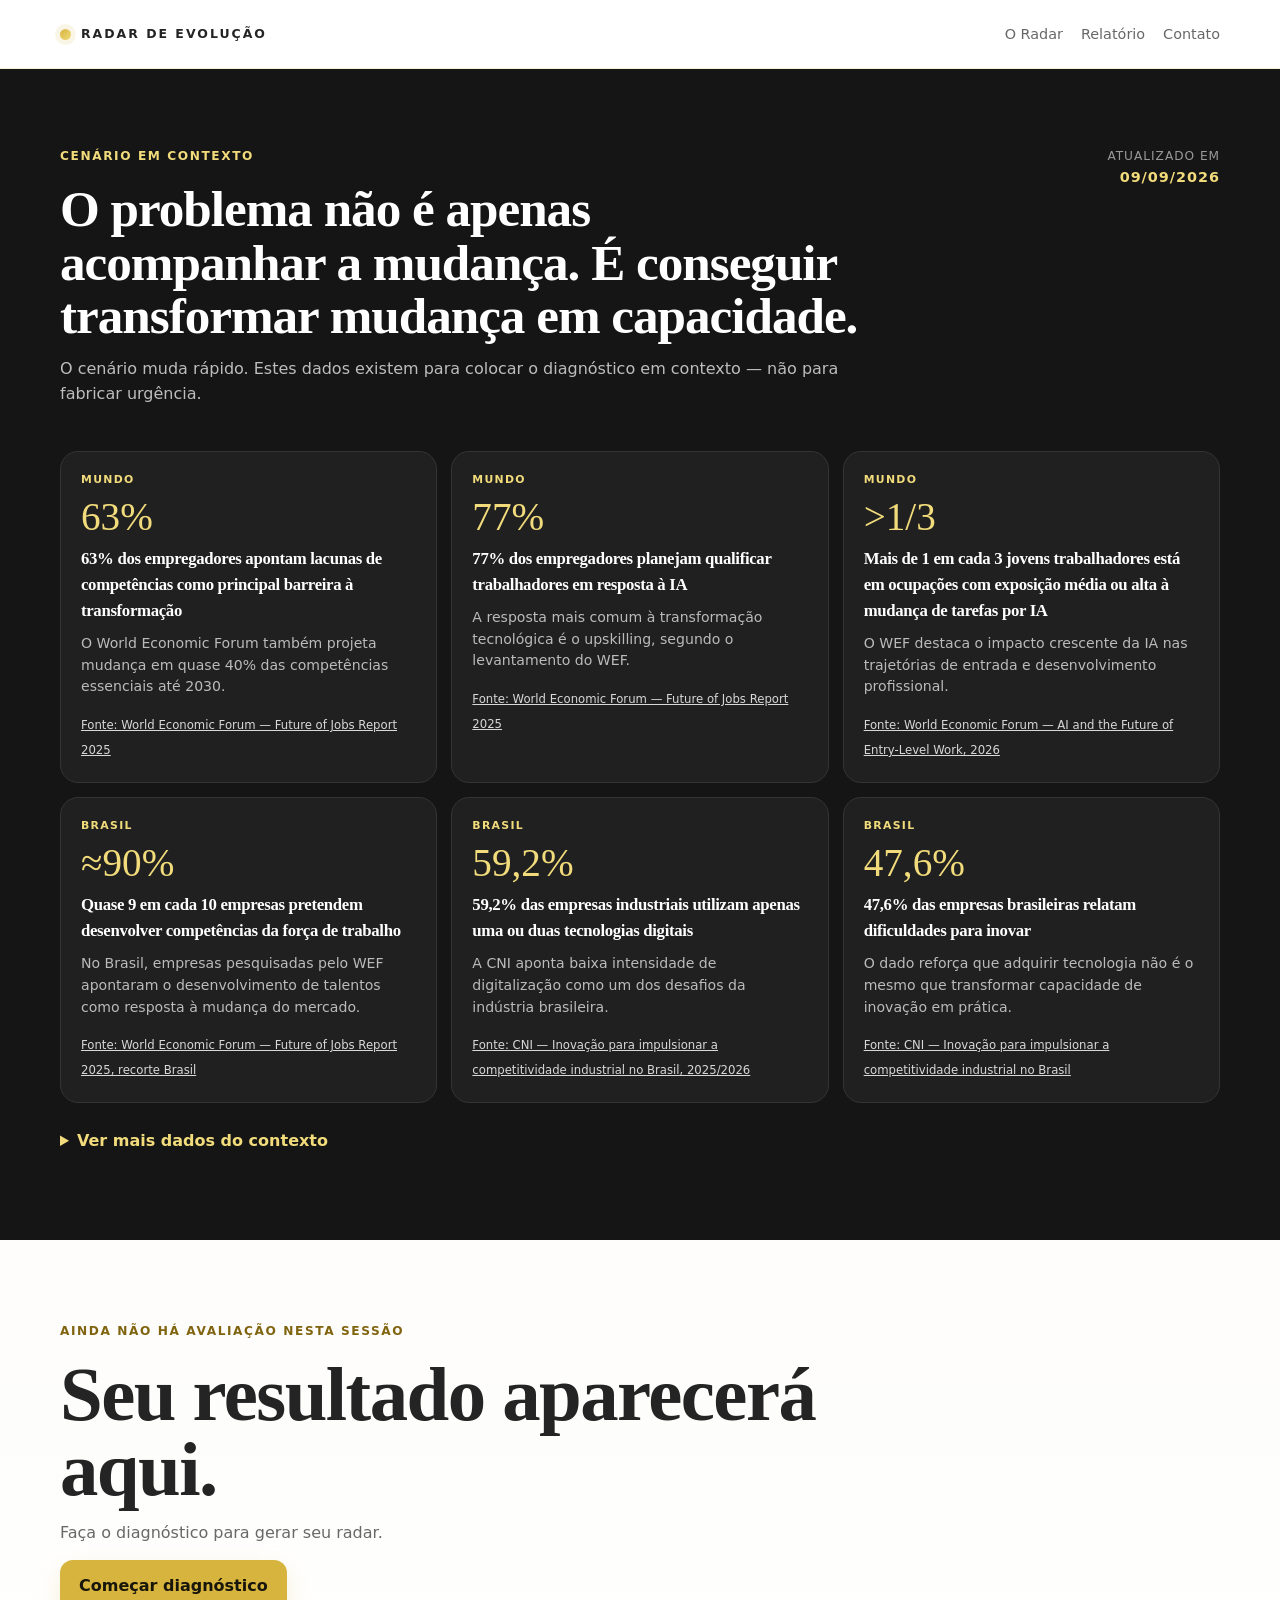
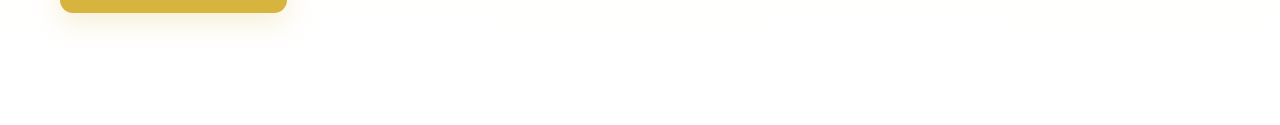
<file: resultado.html>
<!doctype html><html lang="pt-BR"><head><meta charset="utf-8"><meta name="viewport" content="width=device-width,initial-scale=1"><link rel="manifest" href="manifest.webmanifest"><link rel="stylesheet" href="css/styles.css"><title>Meu resultado | Radar de Evolução</title></head><body><header class="topbar"><div class="wrap topbar-inner"><a class="brand" href="index.html"><i class="brand-dot"></i>Radar de Evolução</a><nav class="nav"><a href="radar.html">O Radar</a><a href="relatorio.html">Relatório</a><a href="contato.html">Contato</a></nav></div></header><main><section class="context-section"><div class="wrap" data-context-panel></div></section><section class="section"><div class="wrap"><div id="empty" style="display:none"><div class="section-head"><div class="eyebrow">Ainda não há avaliação nesta sessão</div><h1>Seu resultado aparecerá aqui.</h1><p>Faça o diagnóstico para gerar seu radar.</p><a class="btn btn-gold" href="diagnostico.html">Começar diagnóstico</a></div></div><div id="content"><div class="section-head"><div class="eyebrow">Seu diagnóstico</div><h1>Veja o que seu radar está mostrando.</h1><p>Este resultado é uma leitura do momento informado por você. Ele ganha mais valor quando comparado com uma nova avaliação depois de um ciclo de ação.</p></div><div class="result-grid">
<div class="result-card score-card">
  <div class="mini">Índice geral de evolução</div>
  <div class="score" id="score"></div>
  <div class="level" id="level"></div>
  <h3 id="levelTitle">O que este nível significa</h3>
  <p id="summary"></p>
  <div class="result-callout"><strong id="attentionTitle">Onde olhar agora</strong><span id="attentionText"></span></div>
  <div class="human-reading" id="humanReading"></div>
  <div class="axis-list" id="axes"></div>
</div>
<div class="result-card radar-wrap">
  <div class="wheel-heading"><div><div class="mini">Roda de Evolução</div><h3>O equilíbrio importa mais que a nota isolada.</h3><p>Quanto mais distante do centro, maior a presença daquela capacidade hoje.</p></div><div class="wheel-legend"><span><i class="dot-fill"></i> Seu resultado</span><span><i class="dot-scale"></i> Escala 0–10</span></div></div>
  <svg id="radar"></svg>
  <div class="wheel-footer" id="wheelFooter"></div>
</div>
</div><div class="result-choice" style="margin-top:18px"><label for="focusChoice"><strong>Qual ponto do resultado mais chamou sua atenção?</strong></label><select id="focusChoice"><option value="">Selecione (opcional)</option><option>Pessoas</option><option>Processos</option><option>Tecnologia e IA</option><option>Dados / Decisão</option><option>Outro ponto</option></select></div><div class="actions" style="margin-top:16px"><a class="btn btn-gold" id="reportCta" href="relatorio.html">Gerar meu relatório</a><a class="btn btn-dark" id="wa" target="_blank" rel="noopener">Falar sobre este resultado</a><a class="btn btn-secondary" href="diagnostico.html">Refazer avaliação</a></div></div></div></section></main><script src="config.js"></script><script src="js/contexto.js"></script><script src="js/data.js"></script><script src="js/core.js"></script><script src="js/interpretacao.js"></script><script src="js/radar-chart.js"></script><script src="js/api.js"></script><script>
(function(){
 const s=RadarCore.get();
 if(!s){document.getElementById('empty').style.display='block';document.getElementById('content').style.display='none';return}
 const score=Number(s.scores.overall||0), dimVals=s.scores.dimensions;
 document.getElementById('score').textContent=RadarCore.fmt(score);
 document.getElementById('level').textContent=s.level.name;
 const analysis=RadarInterpretation.analyze(s.scores);
 document.getElementById('summary').textContent=analysis.compact;
 const sorted=RADAR_DATA.dimensions.map(d=>({d,score:Number(dimVals[d.id]||0)})).sort((a,b)=>b.score-a.score);
 const high=sorted.slice(0,2), low=sorted.slice(-3).reverse(), gap=sorted[0].score-sorted[sorted.length-1].score;
 document.getElementById('attentionText').textContent=` ${analysis.firstText} A maior distância interna do radar é de ${RadarCore.fmt(gap)} ponto(s).`;
 document.getElementById('humanReading').innerHTML=`<div class="human-reading-title">O que o seu radar sugere</div>${analysis.humanFirst.split('\n\n').map(p=>`<p>${p}</p>`).join('')}<div class="priority-path"><strong>Ordem de observação</strong><span>${analysis.priorityText}</span></div>`;
 document.getElementById('axes').innerHTML=RADAR_DATA.dimensions.map(d=>`<div class="axis-item"><span>${d.name}</span><strong>${RadarCore.fmt(dimVals[d.id])}/10</strong></div>`).join('');
 document.getElementById('wheelFooter').textContent=`Forças relativas: ${high.map(x=>x.d.short).join(' e ')}. Pontos de atenção: ${low.map(x=>x.d.short).join(', ')}.`;
 document.getElementById('wa').href=RadarCore.whatsappUrl(s);
 const choice=document.getElementById('focusChoice'); const savedChoice=s.focusChoice||''; choice.value=savedChoice; choice.onchange=()=>{s.focusChoice=choice.value;RadarCore.set(s);};
 document.getElementById('wa').addEventListener('click',()=>{const at=new Date().toISOString();s.events=s.events||[];s.events.push({type:'whatsapp_acionado',at,focus:s.focusChoice||''});RadarCore.set(s);RadarApi.event({type:'whatsapp_acionado',at,diagnosticoId:s.id,leadId:s.crmLeadId||'',focus:s.focusChoice||''}).catch(()=>{});});
 document.getElementById('reportCta').addEventListener('click',()=>{const at=new Date().toISOString();s.events=s.events||[];s.events.push({type:'relatorio_solicitado',at,focus:s.focusChoice||''});RadarCore.set(s);RadarApi.event({type:'relatorio_solicitado',at,diagnosticoId:s.id,leadId:s.crmLeadId||'',focus:s.focusChoice||''}).catch(()=>{});});
 RadarChart.draw('radar',dimVals,{overall:score});
})();
</script></body></html>
</file>
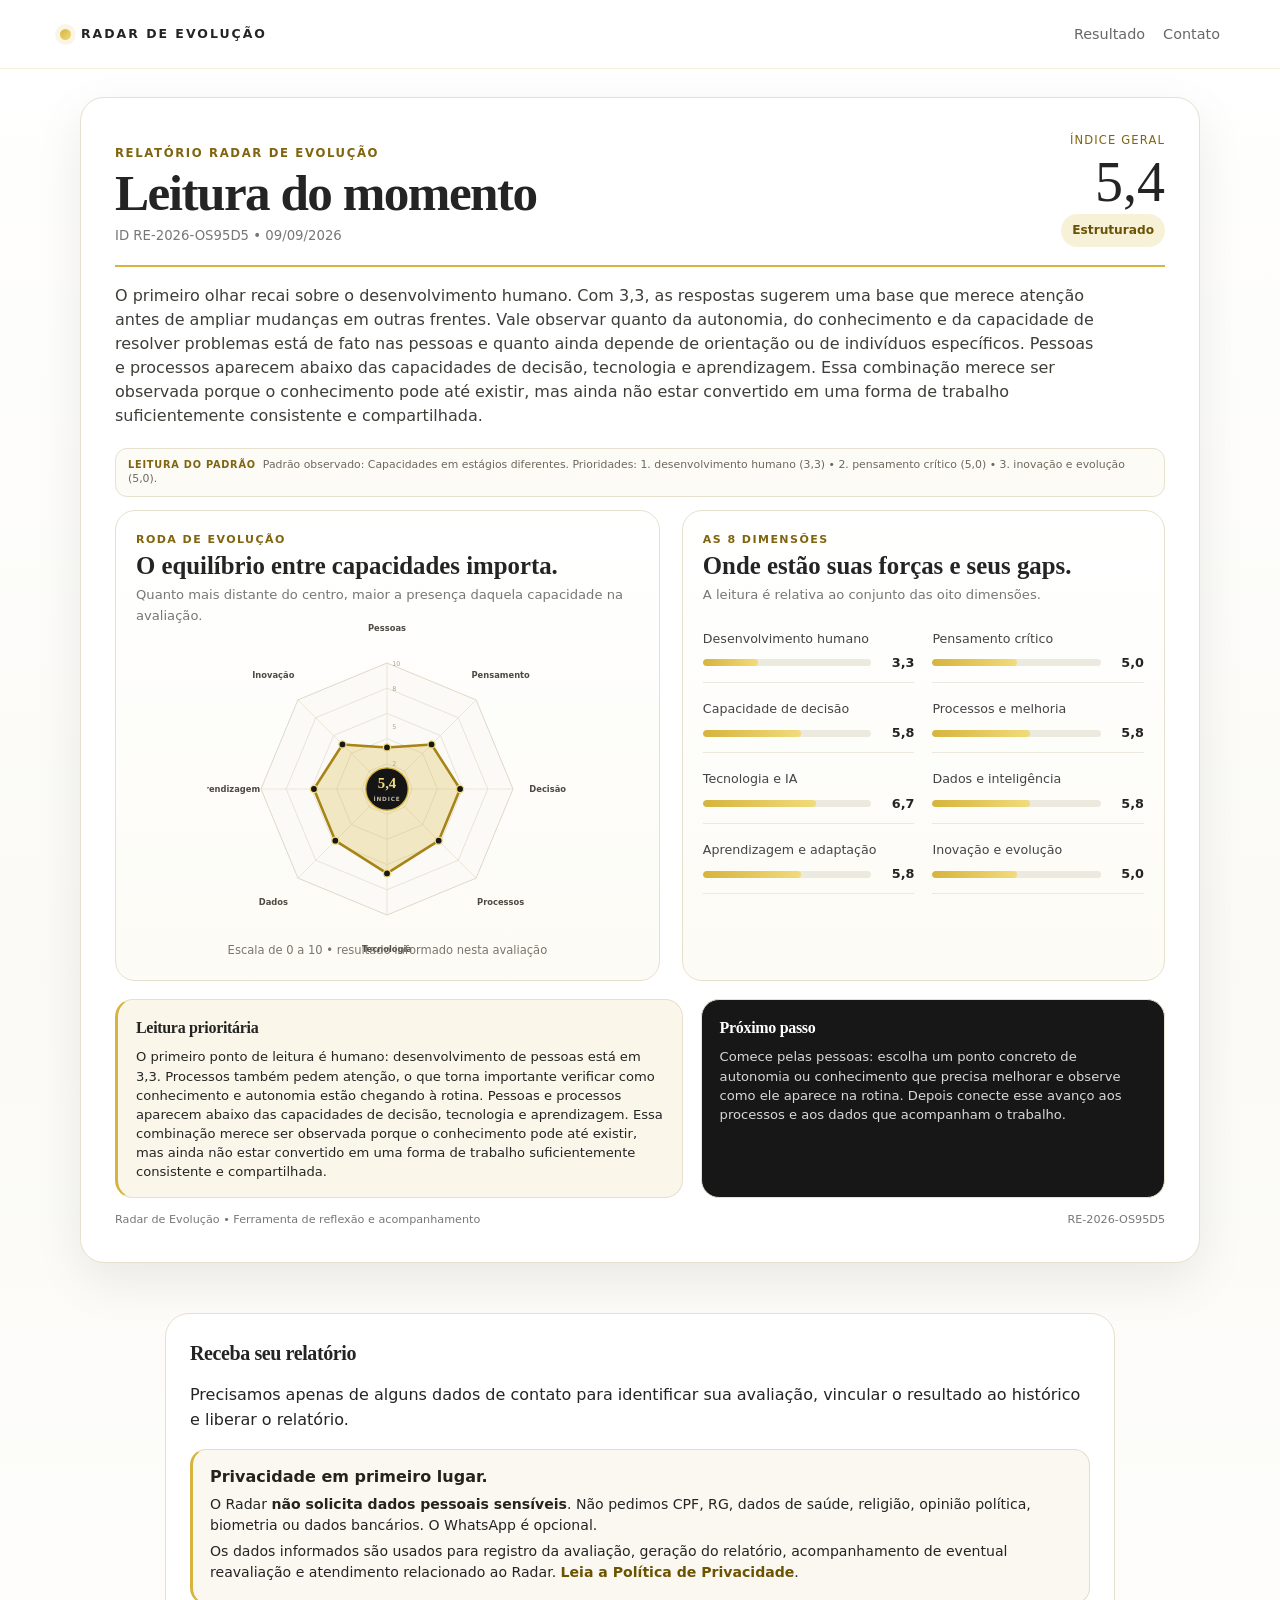
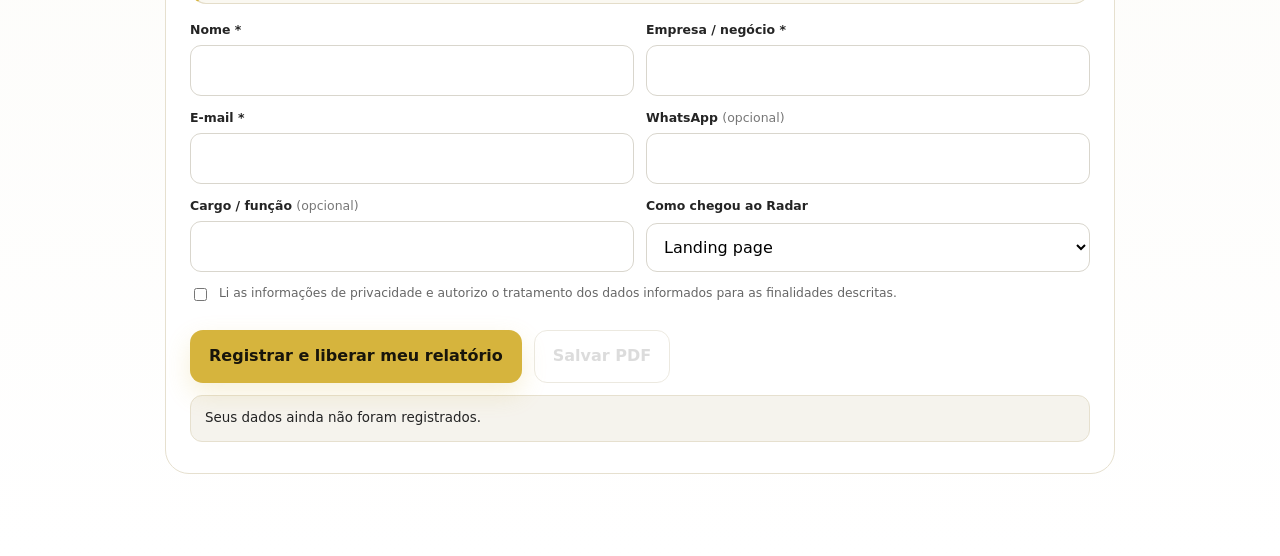
<file: sample.html>
<!doctype html><meta charset="utf-8"><script>
const s={id:'RE-2026-OS95D5',createdAt:'2026-09-09T00:00:00-03:00',scores:{overall:5.4,dimensions:{humano:3.3,critico:5,decisao:5.8,processos:5.8,tecnologia:6.7,dados:5.8,aprendizagem:5.8,inovacao:5}},level:{name:'Estruturado',desc:'Há método e alguma disciplina de gestão. A próxima evolução é conectar pessoas, dados, processos e tecnologia de forma mais consistente.'},answers:[]};
localStorage.setItem('radarEvolucaoSession',JSON.stringify(s)); location.href='relatorio.html';
</script>
</file>
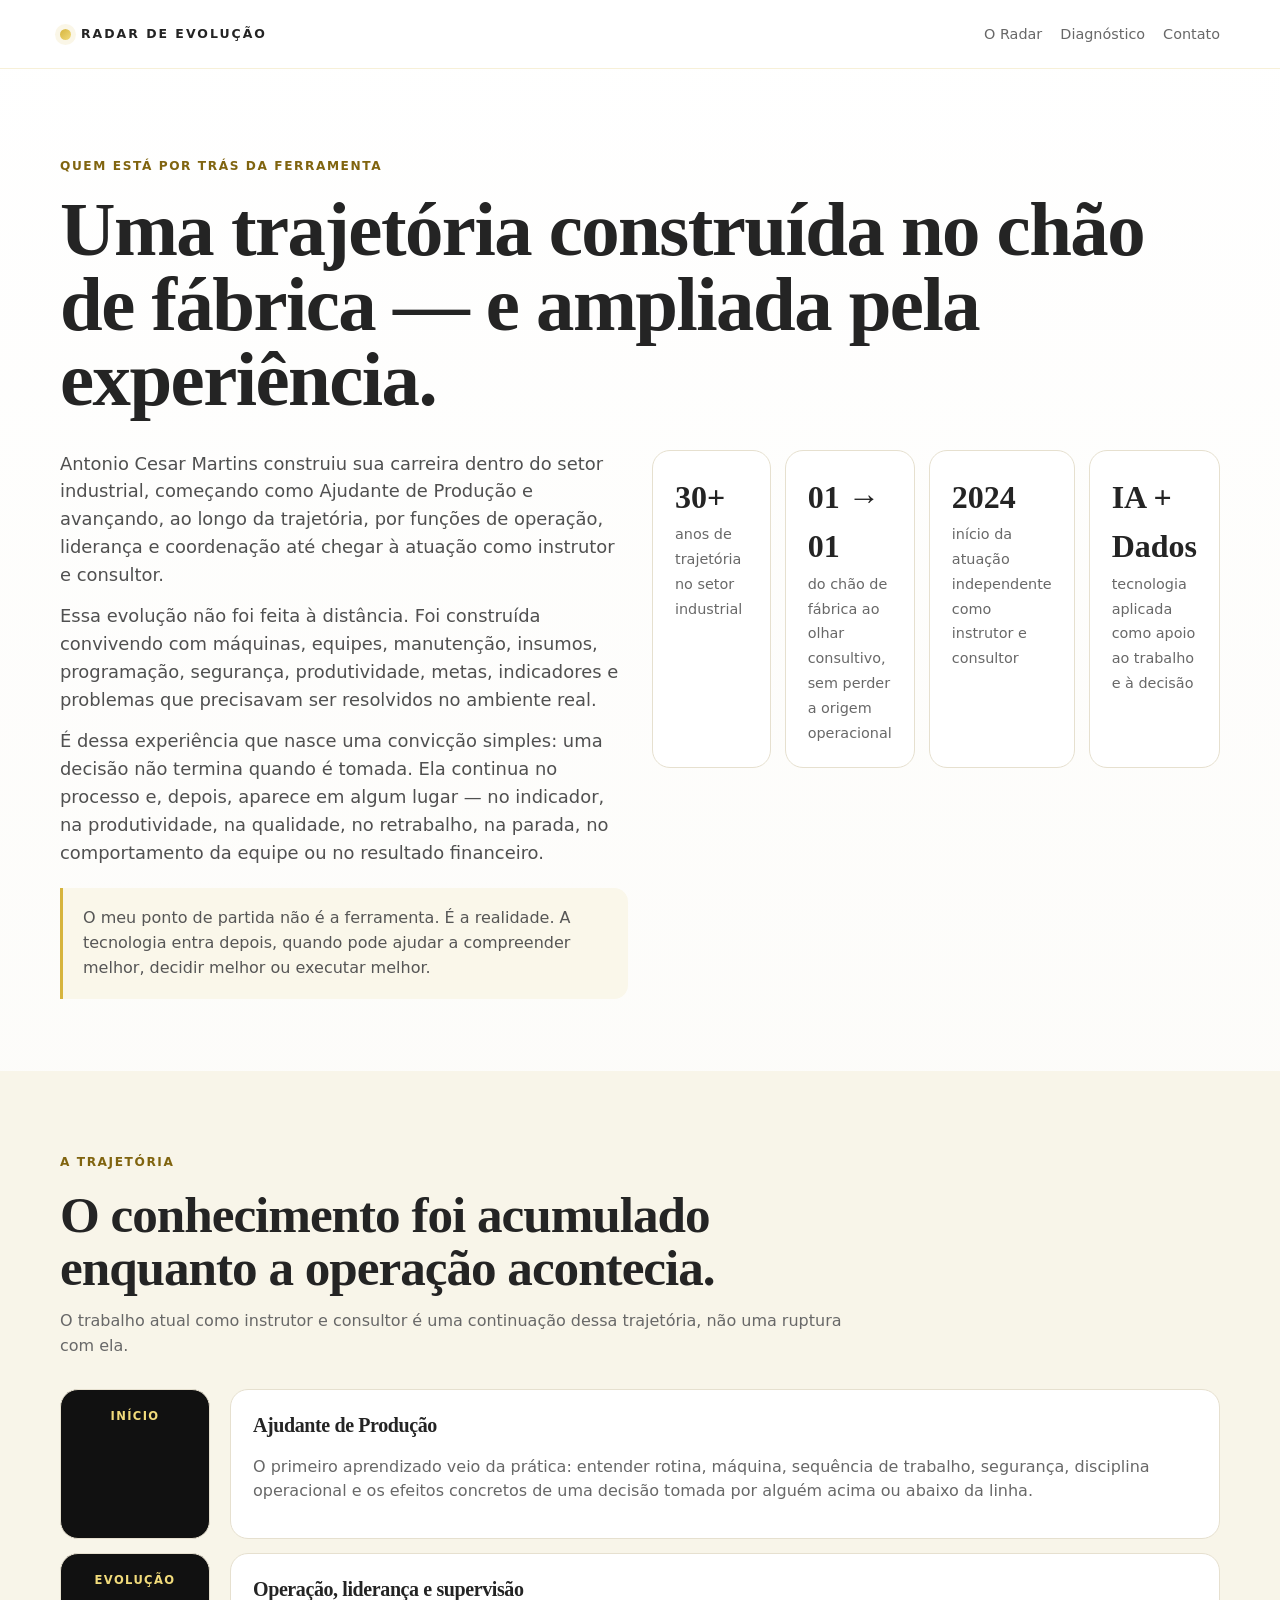
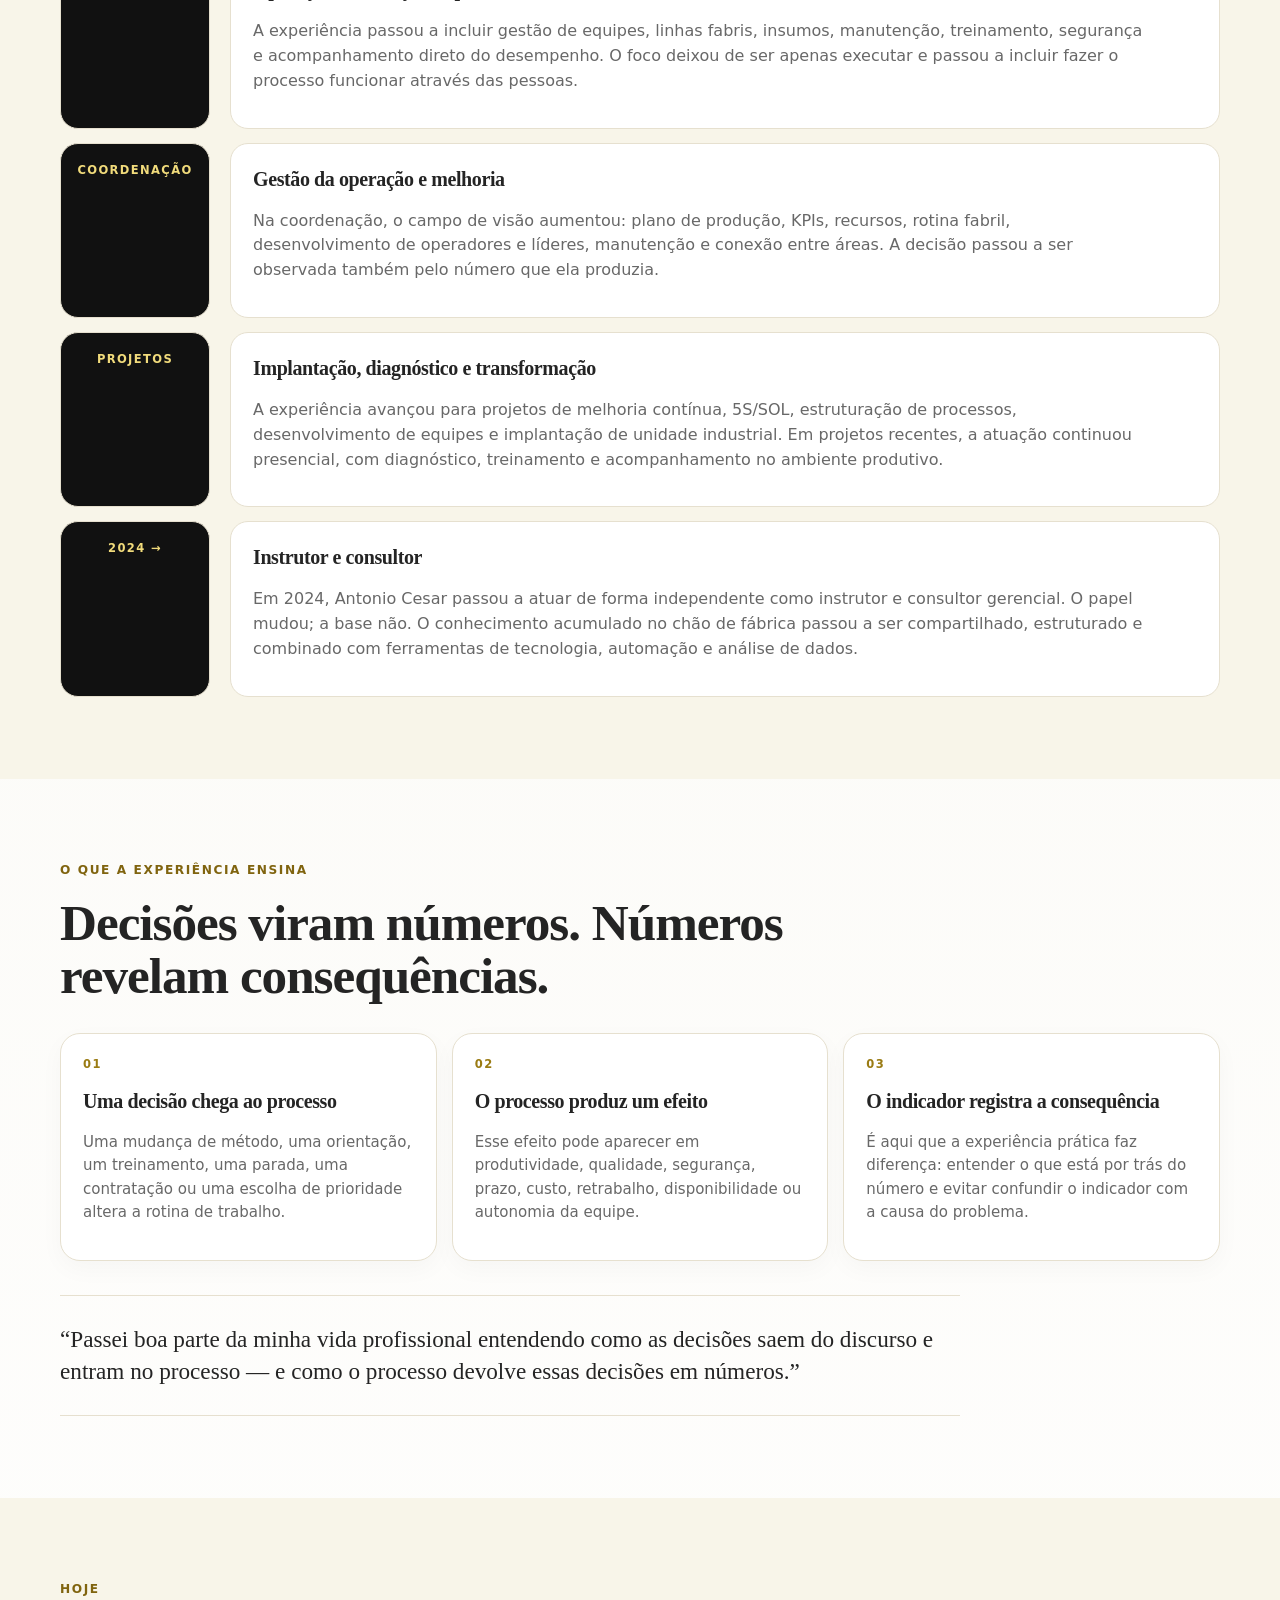
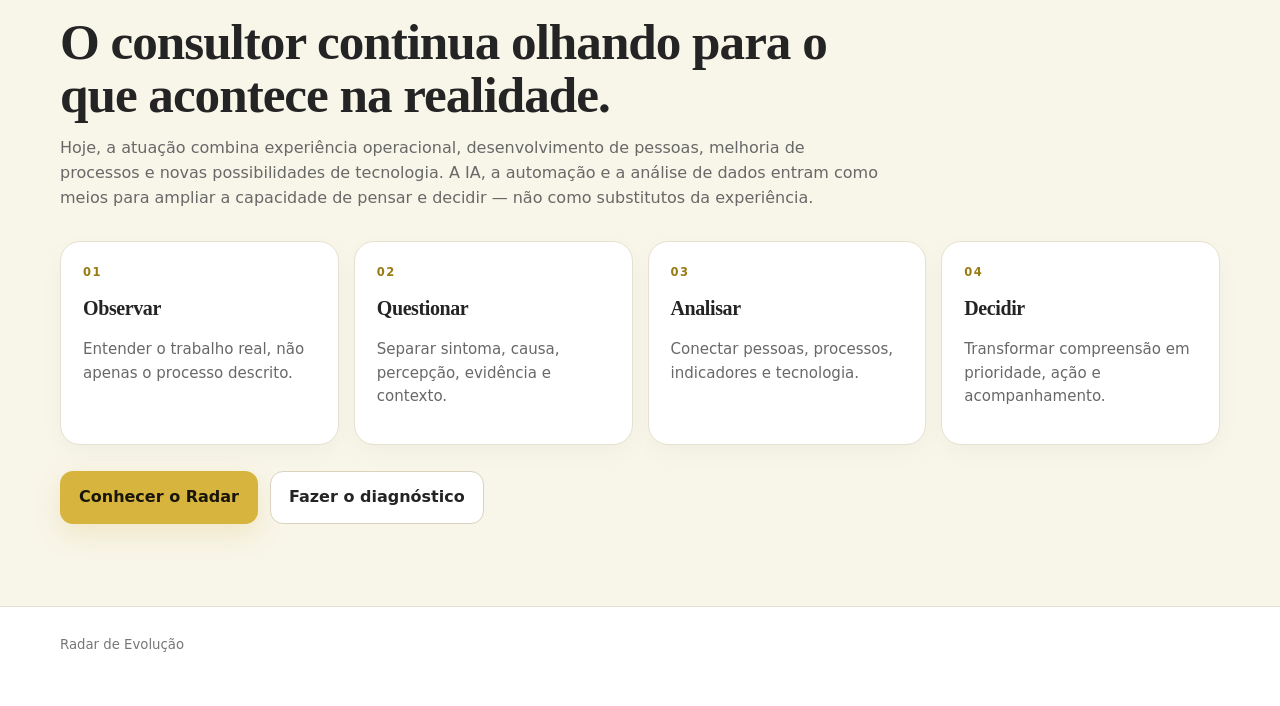
<file: sobre.html>
<!doctype html>
<html lang="pt-BR">
<head>
<meta charset="utf-8">
<meta name="viewport" content="width=device-width,initial-scale=1">
<link rel="manifest" href="manifest.webmanifest">
<link rel="stylesheet" href="css/styles.css">
<title>Sobre Antonio Cesar | Radar de Evolução</title>
<meta name="description" content="Trajetória de Antonio Cesar: do chão de fábrica à atuação como instrutor e consultor, conectando experiência operacional, pessoas, processos, indicadores e tecnologia.">
</head>
<body>
<header class="topbar">
  <div class="wrap topbar-inner">
    <a class="brand" href="index.html"><i class="brand-dot"></i>Radar de Evolução</a>
    <nav class="nav">
      <a href="radar.html">O Radar</a>
      <a href="diagnostico.html">Diagnóstico</a>
      <a href="contato.html">Contato</a>
    </nav>
  </div>
</header>

<main>
<section class="hero">
  <div class="wrap">
    <div class="eyebrow">Quem está por trás da ferramenta</div>
    <h1>Uma trajetória construída no chão de fábrica — e ampliada pela experiência.</h1>

    <div class="profile-grid" style="margin-top:32px">
      <div>
        <p>Antonio Cesar Martins construiu sua carreira dentro do setor industrial, começando como Ajudante de Produção e avançando, ao longo da trajetória, por funções de operação, liderança e coordenação até chegar à atuação como instrutor e consultor.</p>
        <p>Essa evolução não foi feita à distância. Foi construída convivendo com máquinas, equipes, manutenção, insumos, programação, segurança, produtividade, metas, indicadores e problemas que precisavam ser resolvidos no ambiente real.</p>
        <p>É dessa experiência que nasce uma convicção simples: uma decisão não termina quando é tomada. Ela continua no processo e, depois, aparece em algum lugar — no indicador, na produtividade, na qualidade, no retrabalho, na parada, no comportamento da equipe ou no resultado financeiro.</p>
        <div class="note">O meu ponto de partida não é a ferramenta. É a realidade. A tecnologia entra depois, quando pode ajudar a compreender melhor, decidir melhor ou executar melhor.</div>
      </div>
      <div>
        <div class="metric-grid">
          <div class="metric"><strong>30+</strong><span>anos de trajetória no setor industrial</span></div>
          <div class="metric"><strong>01 → 01</strong><span>do chão de fábrica ao olhar consultivo, sem perder a origem operacional</span></div>
          <div class="metric"><strong>2024</strong><span>início da atuação independente como instrutor e consultor</span></div>
          <div class="metric"><strong>IA + Dados</strong><span>tecnologia aplicada como apoio ao trabalho e à decisão</span></div>
        </div>
      </div>
    </div>
  </div>
</section>

<section class="section alt">
  <div class="wrap">
    <div class="section-head">
      <div class="eyebrow">A trajetória</div>
      <h2>O conhecimento foi acumulado enquanto a operação acontecia.</h2>
      <p>O trabalho atual como instrutor e consultor é uma continuação dessa trajetória, não uma ruptura com ela.</p>
    </div>

    <div class="timeline">
      <article class="timeline-item">
        <div class="timeline-year">INÍCIO</div>
        <div class="timeline-body">
          <h3>Ajudante de Produção</h3>
          <p>O primeiro aprendizado veio da prática: entender rotina, máquina, sequência de trabalho, segurança, disciplina operacional e os efeitos concretos de uma decisão tomada por alguém acima ou abaixo da linha.</p>
        </div>
      </article>
      <article class="timeline-item">
        <div class="timeline-year">EVOLUÇÃO</div>
        <div class="timeline-body">
          <h3>Operação, liderança e supervisão</h3>
          <p>A experiência passou a incluir gestão de equipes, linhas fabris, insumos, manutenção, treinamento, segurança e acompanhamento direto do desempenho. O foco deixou de ser apenas executar e passou a incluir fazer o processo funcionar através das pessoas.</p>
        </div>
      </article>
      <article class="timeline-item">
        <div class="timeline-year">COORDENAÇÃO</div>
        <div class="timeline-body">
          <h3>Gestão da operação e melhoria</h3>
          <p>Na coordenação, o campo de visão aumentou: plano de produção, KPIs, recursos, rotina fabril, desenvolvimento de operadores e líderes, manutenção e conexão entre áreas. A decisão passou a ser observada também pelo número que ela produzia.</p>
        </div>
      </article>
      <article class="timeline-item">
        <div class="timeline-year">PROJETOS</div>
        <div class="timeline-body">
          <h3>Implantação, diagnóstico e transformação</h3>
          <p>A experiência avançou para projetos de melhoria contínua, 5S/SOL, estruturação de processos, desenvolvimento de equipes e implantação de unidade industrial. Em projetos recentes, a atuação continuou presencial, com diagnóstico, treinamento e acompanhamento no ambiente produtivo.</p>
        </div>
      </article>
      <article class="timeline-item">
        <div class="timeline-year">2024 →</div>
        <div class="timeline-body">
          <h3>Instrutor e consultor</h3>
          <p>Em 2024, Antonio Cesar passou a atuar de forma independente como instrutor e consultor gerencial. O papel mudou; a base não. O conhecimento acumulado no chão de fábrica passou a ser compartilhado, estruturado e combinado com ferramentas de tecnologia, automação e análise de dados.</p>
        </div>
      </article>
    </div>
  </div>
</section>

<section class="section">
  <div class="wrap">
    <div class="section-head">
      <div class="eyebrow">O que a experiência ensina</div>
      <h2>Decisões viram números. Números revelam consequências.</h2>
    </div>

    <div class="cards cards-3">
      <article class="card">
        <div class="card-num">01</div>
        <h3>Uma decisão chega ao processo</h3>
        <p>Uma mudança de método, uma orientação, um treinamento, uma parada, uma contratação ou uma escolha de prioridade altera a rotina de trabalho.</p>
      </article>
      <article class="card">
        <div class="card-num">02</div>
        <h3>O processo produz um efeito</h3>
        <p>Esse efeito pode aparecer em produtividade, qualidade, segurança, prazo, custo, retrabalho, disponibilidade ou autonomia da equipe.</p>
      </article>
      <article class="card">
        <div class="card-num">03</div>
        <h3>O indicador registra a consequência</h3>
        <p>É aqui que a experiência prática faz diferença: entender o que está por trás do número e evitar confundir o indicador com a causa do problema.</p>
      </article>
    </div>

    <div class="quote" style="margin-top:34px">“Passei boa parte da minha vida profissional entendendo como as decisões saem do discurso e entram no processo — e como o processo devolve essas decisões em números.”</div>
  </div>
</section>

<section class="section alt">
  <div class="wrap">
    <div class="section-head">
      <div class="eyebrow">Hoje</div>
      <h2>O consultor continua olhando para o que acontece na realidade.</h2>
      <p>Hoje, a atuação combina experiência operacional, desenvolvimento de pessoas, melhoria de processos e novas possibilidades de tecnologia. A IA, a automação e a análise de dados entram como meios para ampliar a capacidade de pensar e decidir — não como substitutos da experiência.</p>
    </div>

    <div class="cards">
      <article class="card"><div class="card-num">01</div><h3>Observar</h3><p>Entender o trabalho real, não apenas o processo descrito.</p></article>
      <article class="card"><div class="card-num">02</div><h3>Questionar</h3><p>Separar sintoma, causa, percepção, evidência e contexto.</p></article>
      <article class="card"><div class="card-num">03</div><h3>Analisar</h3><p>Conectar pessoas, processos, indicadores e tecnologia.</p></article>
      <article class="card"><div class="card-num">04</div><h3>Decidir</h3><p>Transformar compreensão em prioridade, ação e acompanhamento.</p></article>
    </div>

    <div class="actions">
      <a class="btn btn-gold" href="radar.html">Conhecer o Radar</a>
      <a class="btn btn-secondary" href="diagnostico.html">Fazer o diagnóstico</a>
    </div>
  </div>
</section>
</main>

<footer class="footer"><div class="wrap">Radar de Evolução</div></footer>
</body>
</html>
</file>
<file: css/styles.css>
:root{--gold:#d6b43d;--gold2:#f1db7b;--deep:#a27f12;--black:#111;--graphite:#1b1b1b;--ink:#242424;--muted:#686868;--ivory:#fbfaf6;--white:#fff;--line:#e6e0cf;--soft:#f7f1d8;--green:#28744e;--red:#a54242;--shadow:0 18px 50px rgba(0,0,0,.08);--radius:22px}*{box-sizing:border-box}html{scroll-behavior:smooth}body{margin:0;color:var(--ink);font-family:Inter,system-ui,-apple-system,BlinkMacSystemFont,"Segoe UI",sans-serif;background:linear-gradient(180deg,#fff 0%,var(--ivory) 45%,#fff 100%);line-height:1.55}h1,h2,h3{font-family:Georgia,"Times New Roman",serif;letter-spacing:-.02em;font-weight:600;margin:0 0 14px}h1{font-size:clamp(2.8rem,6vw,5.5rem);line-height:.98}h2{font-size:clamp(2rem,4vw,3.2rem);line-height:1.05}h3{font-size:1.25rem}p{margin:0 0 14px}a{text-decoration:none;color:inherit}button,input,select{font:inherit}button{cursor:pointer}.wrap{width:min(1160px,calc(100% - 36px));margin:auto}.topbar{position:sticky;top:0;z-index:50;background:rgba(255,255,255,.94);backdrop-filter:blur(16px);border-bottom:1px solid rgba(214,180,61,.2)}.topbar-inner{min-height:68px;display:flex;align-items:center;justify-content:space-between;gap:20px}.brand{display:flex;align-items:center;gap:10px;text-transform:uppercase;letter-spacing:.16em;font-weight:800;font-size:.78rem}.brand-dot{width:11px;height:11px;border-radius:50%;background:linear-gradient(135deg,var(--gold),var(--gold2));box-shadow:0 0 0 5px rgba(214,180,61,.12)}.nav{display:flex;gap:18px;color:var(--muted);font-size:.9rem}.nav a:hover{color:var(--black)}.menu{display:none}.hero{padding:88px 0 72px}.hero-grid{display:grid;grid-template-columns:1.15fr .85fr;gap:42px;align-items:center}.eyebrow{text-transform:uppercase;letter-spacing:.13em;font-size:.76rem;font-weight:800;color:#80640f;margin-bottom:16px}.hero p{font-size:1.12rem;color:#505050;max-width:760px}.note{margin-top:22px;padding:18px 20px;background:#faf7ea;border-left:3px solid var(--gold);border-radius:0 14px 14px 0;color:#565656}.actions{display:flex;gap:12px;flex-wrap:wrap;margin-top:26px}.btn{display:inline-flex;align-items:center;justify-content:center;border:1px solid transparent;border-radius:13px;padding:13px 18px;font-weight:800;min-height:48px;transition:.2s}.btn:hover{transform:translateY(-1px)}.btn-gold{background:var(--gold);color:#18150b;box-shadow:0 10px 26px rgba(214,180,61,.2)}.btn-dark{background:var(--black);color:var(--white)}.btn-secondary{background:#fff;border-color:#d8d2bf}.btn-ghost{background:transparent;border-color:var(--line)}.btn-danger{background:#f8e9e9;border-color:#efd2d2;color:#8d3030}.hero-panel{background:#161616;color:#fff;border-radius:28px;padding:28px;box-shadow:var(--shadow);position:relative;overflow:hidden}.hero-panel:after{content:"";position:absolute;width:240px;height:240px;border:1px solid rgba(214,180,61,.3);border-radius:50%;right:-110px;bottom:-110px}.mini{font-size:.72rem;letter-spacing:.1em;text-transform:uppercase;color:#aaa}.hero-number{font-size:4.3rem;font-family:Georgia,serif;color:var(--gold2);line-height:1;margin:10px 0}.bar-row{margin:15px 0}.bar-meta{display:flex;justify-content:space-between;font-size:.76rem;color:#bbb;margin-bottom:7px}.bar{height:8px;background:#303030;border-radius:99px;overflow:hidden}.bar i{display:block;height:100%;background:linear-gradient(90deg,var(--gold),var(--gold2));border-radius:99px}.section{padding:82px 0}.section.alt{background:#f8f5e9}.section-head{max-width:820px;margin-bottom:30px}.section-head p{color:var(--muted)}.cards{display:grid;grid-template-columns:repeat(4,1fr);gap:15px}.card{background:#fff;border:1px solid var(--line);border-radius:20px;padding:22px;box-shadow:0 8px 25px rgba(0,0,0,.03)}.card-link{display:block;transition:.2s}.card-link:hover{transform:translateY(-2px);box-shadow:var(--shadow)}.card-num{font-size:.72rem;letter-spacing:.13em;color:#9a7b13;font-weight:800;margin-bottom:12px}.card p{color:var(--muted);font-size:.94rem}.process{display:grid;grid-template-columns:repeat(7,1fr);gap:8px;align-items:stretch}.process-step{padding:18px 12px;border:1px solid var(--line);border-radius:16px;background:#fff;text-align:center;font-size:.86rem;font-weight:750}.process-step strong{display:block;font-size:1.4rem;font-family:Georgia,serif;color:#8a6d0c;margin-bottom:5px}.quote{padding:28px 0;border-top:1px solid var(--line);border-bottom:1px solid var(--line);font:1.45rem/1.35 Georgia,serif;max-width:900px}.profile-grid{display:grid;grid-template-columns:1fr 1fr;gap:24px}.metric-grid{display:grid;grid-template-columns:repeat(4,1fr);gap:14px}.metric{padding:22px;background:#fff;border:1px solid var(--line);border-radius:18px}.metric strong{display:block;font-size:2rem;font-family:Georgia,serif}.metric span{color:var(--muted);font-size:.9rem}.quiz-shell{max-width:900px;margin:auto;background:#171717;color:#fff;border-radius:28px;padding:28px;box-shadow:var(--shadow)}.progress-top{display:flex;justify-content:space-between;color:#bbb;font-size:.8rem}.progress{height:6px;background:#2e2e2e;border-radius:99px;margin:9px 0 22px}.progress i{display:block;height:100%;width:0;background:linear-gradient(90deg,var(--gold),var(--gold2));border-radius:99px}.dimension{color:var(--gold2);text-transform:uppercase;letter-spacing:.12em;font-size:.74rem;font-weight:800}.question{font-size:clamp(1.55rem,3vw,2.2rem);font-family:Georgia,serif;line-height:1.12;margin:10px 0}.qhelp{color:#bcbcbc;font-size:.94rem}.options{display:grid;gap:10px;margin-top:22px}.option{display:flex;gap:12px;align-items:flex-start;padding:15px;border:1px solid #353535;border-radius:15px;background:#1f1f1f;color:#eee;text-align:left}.option:hover{border-color:#6f5b1b}.option.selected{border-color:var(--gold);background:#2b2614}.option input{margin-top:4px;accent-color:var(--gold)}.diag-actions{display:flex;justify-content:space-between;gap:12px;margin-top:24px}.result{display:none}.result-grid{display:grid;grid-template-columns:1fr 1fr;gap:18px}.result-card{background:#fff;color:var(--ink);border-radius:24px;padding:26px;border:1px solid var(--line)}.score{font:4.6rem/1 Georgia,serif}.level{display:inline-block;margin:12px 0 18px;padding:7px 11px;border-radius:999px;background:var(--soft);color:#6a5306;font-size:.76rem;font-weight:850}.axis-list{display:grid;grid-template-columns:1fr 1fr;gap:0 18px;margin-top:18px}.axis-item{padding:11px 0;border-bottom:1px solid #eee;display:flex;justify-content:space-between;font-size:.88rem}.axis-item strong{font-weight:850}.insight{margin-top:18px;padding:16px;border:1px solid var(--line);background:#faf8f0;border-radius:14px}.insight strong{color:#65500a}.radar-wrap{display:flex;justify-content:center;align-items:center;min-height:450px;background:radial-gradient(circle at 50% 45%,#fffdf7,#fff 60%)}#radar{width:100%;max-width:470px}.lead-panel{margin-top:18px;background:#fff;color:var(--ink);border-radius:24px;padding:24px;border:1px solid var(--line);display:none}.form-grid{display:grid;grid-template-columns:1fr 1fr;gap:12px}.field{display:grid;gap:6px}.field.full{grid-column:1/-1}.field label{font-size:.78rem;font-weight:800}.field input,.field select{border:1px solid #d9d6cd;border-radius:11px;padding:12px 13px;outline:none;background:#fff}.field input:focus,.field select:focus{border-color:var(--gold);box-shadow:0 0 0 4px rgba(214,180,61,.12)}.check{display:flex;gap:9px;align-items:flex-start;margin-top:12px;color:#666;font-size:.77rem}.check input{margin-top:4px}.status{margin-top:12px;padding:12px 14px;border-radius:12px;background:#f5f3ed;border:1px solid var(--line);font-size:.84rem}.privacy-note{font-size:.75rem;color:#777;margin-top:9px}.contact-grid{display:grid;grid-template-columns:1fr .8fr;gap:22px}.contact-card{background:#fff;border:1px solid var(--line);border-radius:22px;padding:24px}.wa-number{font-size:1.3rem;font-weight:850}.footer{border-top:1px solid var(--line);padding:28px 0 50px;color:#777;font-size:.83rem}.report-sheet{width:min(950px,calc(100% - 28px));margin:30px auto;background:#fff;padding:40px;box-shadow:var(--shadow);border:1px solid var(--line)}.report-head{display:flex;justify-content:space-between;gap:20px;border-bottom:2px solid var(--gold);padding-bottom:20px;margin-bottom:25px}.report-head .score{font-size:3.4rem}.report-meta{color:#666;font-size:.9rem}.report-bars{display:grid;gap:9px;margin:20px 0}.report-bar-row{display:grid;grid-template-columns:200px 1fr 50px;gap:10px;align-items:center;font-size:.88rem}.report-bar{height:9px;background:#ece9df;border-radius:99px;overflow:hidden}.report-bar i{display:block;height:100%;background:linear-gradient(90deg,var(--gold),var(--gold2))}.print-only{display:none}@media(max-width:980px){.hero-grid,.profile-grid,.contact-grid,.result-grid{grid-template-columns:1fr}.cards{grid-template-columns:repeat(2,1fr)}.metric-grid{grid-template-columns:repeat(2,1fr)}.process{grid-template-columns:repeat(4,1fr)}}@media(max-width:650px){.wrap{width:min(100% - 22px,1160px)}.nav{display:none}.menu{display:block}.hero{padding-top:62px}.section{padding:64px 0}.cards,.metric-grid,.form-grid{grid-template-columns:1fr}.field.full{grid-column:auto}.process{grid-template-columns:1fr 1fr}.quiz-shell{padding:18px}.axis-list{grid-template-columns:1fr}.report-sheet{padding:24px}.report-head{flex-direction:column}.report-bar-row{grid-template-columns:1fr 42px}.report-bar-row .report-bar{grid-column:1/-1;grid-row:2}.report-bar-row b{grid-column:2;grid-row:1;text-align:right}}@media print{body{background:#fff}.topbar,.no-print,.footer{display:none!important}.report-sheet{margin:0;box-shadow:none;border:0;width:100%}.print-only{display:block}}
.timeline{display:grid;gap:14px}.timeline-item{display:grid;grid-template-columns:150px 1fr;gap:20px;align-items:stretch}.timeline-year{padding:18px 16px;border:1px solid var(--line);border-radius:18px;background:#111;color:var(--gold2);font-size:.72rem;font-weight:850;letter-spacing:.12em;display:flex;align-items:flex-start;justify-content:center}.timeline-body{padding:20px 22px;background:#fff;border:1px solid var(--line);border-radius:18px}.timeline-body p{color:var(--muted);max-width:900px}.cards-3{grid-template-columns:repeat(3,1fr)}
@media(max-width:980px){.timeline-item{grid-template-columns:110px 1fr}.cards-3{grid-template-columns:1fr 1fr}}
@media(max-width:650px){.timeline-item{grid-template-columns:1fr;gap:8px}.timeline-year{justify-content:flex-start}.cards-3{grid-template-columns:1fr}}

.context-section{background:#151515;color:#fff;padding:78px 0}.context-head{display:flex;justify-content:space-between;gap:28px;align-items:flex-start;margin-bottom:30px}.context-head h2{max-width:800px;color:#fff}.context-head p{max-width:780px;color:#bdbdbd}.context-update{min-width:120px;text-align:right;color:#999;font-size:.76rem;text-transform:uppercase;letter-spacing:.08em}.context-update strong{color:var(--gold2);font-size:.9rem}.context-grid{display:grid;grid-template-columns:repeat(3,1fr);gap:14px}.context-card{background:#202020;border:1px solid #343434;border-radius:18px;padding:20px}.context-card.compact{background:#fff;color:var(--ink);border-color:var(--line)}.context-scope{text-transform:uppercase;letter-spacing:.12em;color:var(--gold2);font-size:.68rem;font-weight:850}.context-value{font:2.45rem/1 Georgia,serif;color:var(--gold2);margin:8px 0 10px}.context-card h3{font-size:1.05rem;color:#fff;margin-bottom:9px}.context-card.compact h3{color:var(--ink)}.context-card p{color:#bbb;font-size:.88rem}.context-card.compact p{color:var(--muted)}.context-card a{font-size:.73rem;color:#d8d8d8;text-decoration:underline}.context-card.compact a{color:#666}.context-more{margin-top:18px}.context-more summary{cursor:pointer;color:var(--gold2);font-weight:800;padding:8px 0}.context-more-grid{display:grid;grid-template-columns:repeat(2,1fr);gap:14px;margin-top:12px}.context-note{margin:18px 0 0;padding:14px 16px;border:1px solid #3b3b3b;border-radius:14px;color:#bdbdbd;font-size:.8rem}.context-section .eyebrow{color:var(--gold2)}
@media(max-width:980px){.context-grid{grid-template-columns:1fr 1fr}.context-head{display:block}.context-update{text-align:left;margin-top:14px}.context-more-grid{grid-template-columns:1fr}}
@media(max-width:650px){.context-section{padding:62px 0}.context-grid{grid-template-columns:1fr}.context-card h3{font-size:1rem}.context-value{font-size:2.2rem}}

.score-card{position:relative;overflow:hidden}.score-card:after{content:"";position:absolute;width:180px;height:180px;border-radius:50%;right:-80px;top:-80px;border:1px solid rgba(214,180,61,.22)}.result-callout{margin-top:18px;padding:16px 17px;border-left:3px solid var(--gold);background:#faf7ea;border-radius:0 14px 14px 0;display:grid;gap:5px}.result-callout strong{font-size:.75rem;text-transform:uppercase;letter-spacing:.09em;color:#80640f}.result-callout span{font-size:.9rem;color:#555}.radar-wrap{display:block}.wheel-heading{display:flex;justify-content:space-between;gap:18px;align-items:flex-start;margin-bottom:8px}.wheel-heading h3{margin-bottom:6px}.wheel-heading p{font-size:.82rem;color:#777;margin:0;max-width:470px}.wheel-legend{display:grid;gap:7px;white-space:nowrap;font-size:.72rem;color:#777;padding-top:4px}.wheel-legend span{display:flex;align-items:center;gap:7px}.wheel-legend i{display:inline-block;width:10px;height:10px;border-radius:50%}.dot-fill{background:#a78416}.dot-scale{background:#e1dccf;border:1px solid #cfc7b4}.radar-wrap svg{display:block;width:100%;max-width:500px;margin:0 auto}.wheel-footer{font-size:.8rem;color:#666;text-align:center;border-top:1px solid #eee;padding-top:12px;margin-top:2px}.axis-item strong{color:#80640f}
@media(max-width:650px){.wheel-heading{display:block}.wheel-legend{display:flex;gap:12px;margin-top:10px;white-space:normal}.radar-wrap{min-height:0;padding:18px}.result-callout{font-size:.88rem}}

.progress-hint{font-size:.76rem;color:#8f8f8f;margin-top:7px}.diag-actions{position:sticky;bottom:10px;z-index:5;background:linear-gradient(180deg,rgba(23,23,23,0),#171717 28%);padding-top:16px}.diag-actions .btn-gold{min-width:150px}@media(max-width:650px){.diag-actions{margin-left:-2px;margin-right:-2px;padding:16px 2px 2px;bottom:6px}}

.pdf-showcase-section{padding:92px 0;background:linear-gradient(180deg,#fff 0%,#fbfaf6 100%);overflow:hidden}.pdf-showcase-grid{display:grid;grid-template-columns:minmax(0,1fr) minmax(0,1fr);gap:64px;align-items:center}.pdf-preview{position:relative;max-width:560px;margin:0 auto;width:100%;padding:8px 16px 0}.pdf-preview:before{content:"";position:absolute;inset:48px 44px 44px 44px;border-radius:40px;background:radial-gradient(circle at 28% 16%,rgba(214,180,61,.18),transparent 52%);filter:blur(18px);z-index:0}.pdf-zoom-trigger{position:relative;z-index:1;display:block;width:min(100%,520px);padding:0;margin:0 auto;border:0;background:transparent;cursor:zoom-in}.pdf-zoom-trigger img{display:block;width:100%;height:auto;max-height:none;object-fit:contain;border:1px solid #e6e0cf;border-radius:20px;background:#fff;box-shadow:0 28px 64px rgba(25,20,10,.16),0 8px 20px rgba(0,0,0,.06);transform:rotate(-.8deg);transition:transform .3s ease,box-shadow .3s ease}.pdf-zoom-trigger:hover img,.pdf-zoom-trigger:focus-visible img{transform:rotate(0) translateY(-4px);box-shadow:0 36px 82px rgba(25,20,10,.21),0 10px 24px rgba(0,0,0,.08)}.zoom-hint{position:absolute;right:14px;bottom:14px;padding:7px 10px;border-radius:999px;background:rgba(17,17,17,.88);color:#f8e49a;font-size:.68rem;font-weight:800;letter-spacing:.04em;box-shadow:0 8px 20px rgba(0,0,0,.14)}.preview-badge{position:absolute;z-index:3;left:4px;top:6px;padding:10px 13px;border-radius:999px;background:#111;color:#f8e49a;font-size:.68rem;letter-spacing:.12em;font-weight:900;box-shadow:0 10px 25px rgba(0,0,0,.15)}.preview-caption{position:relative;z-index:2;width:min(92%,500px);margin:14px auto 0;padding:14px 17px;background:rgba(255,255,255,.96);backdrop-filter:blur(12px);border:1px solid var(--line);border-radius:16px;box-shadow:0 12px 28px rgba(0,0,0,.07);display:flex;justify-content:space-between;gap:16px;align-items:center}.preview-caption span{font-weight:850;font-size:.86rem}.preview-caption small{color:var(--muted);font-size:.72rem;text-align:right}.pdf-showcase-copy{max-width:600px}.pdf-showcase-copy h2{max-width:560px}.pdf-showcase-copy>p{font-size:1.06rem;color:#575757;max-width:570px}.showcase-points{display:grid;grid-template-columns:1fr 1fr;gap:10px;margin:28px 0}.showcase-points div{display:flex;gap:11px;align-items:center;padding:14px 15px;border:1px solid var(--line);border-radius:15px;background:#fff}.showcase-points strong{font:1rem Georgia,serif;color:#9a7b13}.showcase-points span{font-size:.86rem;font-weight:750}.showcase-note{margin:18px 0;padding:14px 16px;border-left:3px solid var(--gold);background:#faf7ea;color:#656565;font-size:.78rem;border-radius:0 12px 12px 0}.pdf-modal{position:fixed;inset:0;display:none;align-items:center;justify-content:center;padding:26px;z-index:1000}.pdf-modal.open{display:flex}.pdf-modal-backdrop{position:absolute;inset:0;background:rgba(16,15,13,.82);backdrop-filter:blur(6px)}.pdf-modal-dialog{position:relative;z-index:1;max-width:min(92vw,720px);max-height:92vh}.pdf-modal-dialog img{display:block;max-width:100%;max-height:92vh;width:auto;height:auto;object-fit:contain;background:#fff;box-shadow:0 30px 90px rgba(0,0,0,.35)}.pdf-modal-close{position:absolute;right:-10px;top:-10px;width:36px;height:36px;border:0;border-radius:50%;background:#111;color:#fff;font-size:24px;line-height:1;cursor:pointer;z-index:2;box-shadow:0 8px 22px rgba(0,0,0,.22)}body.modal-open{overflow:hidden}@media(max-width:980px){.pdf-showcase-grid{grid-template-columns:1fr;gap:42px}.pdf-showcase-copy{max-width:none}.pdf-preview{max-width:720px}}@media(max-width:650px){.pdf-showcase-section{padding:68px 0}.pdf-preview{padding:8px 4px 0}.pdf-zoom-trigger img{border-radius:16px}.preview-badge{left:0;top:7px;font-size:.59rem;padding:8px 10px}.zoom-hint{right:10px;bottom:10px;font-size:.62rem}.preview-caption{width:94%;margin:12px auto 0;display:block}.preview-caption small{display:block;text-align:left;margin-top:4px}.showcase-points{grid-template-columns:1fr;gap:8px}.pdf-showcase-copy>p{font-size:.98rem}}

.result-choice{display:grid;gap:8px;max-width:560px}.result-choice label{font-size:.84rem;color:#4e4a42}.result-choice select{width:100%;border:1px solid var(--line);background:#fff;border-radius:12px;padding:12px 13px;font:inherit;color:var(--ink)}
#printBtn:disabled{opacity:.48;cursor:not-allowed;box-shadow:none}
@media print{@page{size:A4 portrait;margin:0}.report-page{page-break-after:avoid;page-break-before:avoid}.report-page,.report-page *{break-inside:avoid}.report-page{height:297mm;max-height:297mm;overflow:hidden}.report-top,.report-main,.report-bottom{page-break-inside:avoid}}

.human-reading{margin-top:18px;padding:17px 18px;background:#fffdf7;border:1px solid var(--line);border-radius:16px}.human-reading-title{font-size:.76rem;letter-spacing:.1em;text-transform:uppercase;color:#80640f;font-weight:850;margin-bottom:8px}.human-reading p{font-size:.89rem;color:#4f4c45;margin:0 0 10px}.human-reading p:last-of-type{margin-bottom:12px}.priority-path{display:grid;gap:4px;padding-top:10px;border-top:1px solid #ebe5d5;font-size:.78rem;color:#6d685d}.priority-path strong{color:#80640f;text-transform:uppercase;letter-spacing:.08em;font-size:.7rem}.result-card .human-reading + .axis-list{margin-top:14px}.report-human-note{margin:0 0 13px;padding:9px 12px;border:1px solid var(--line);border-radius:12px;background:#fcfbf5;color:#6d685d;font-size:.68rem;line-height:1.35}.report-human-note::before{content:'Leitura do padrão';display:inline-block;margin-right:7px;color:#80640f;font-weight:850;text-transform:uppercase;letter-spacing:.08em;font-size:.61rem}
@media print{.report-human-note{padding:2.1mm 2.6mm;margin-bottom:2.5mm;font-size:6.3pt}.report-human-note::before{font-size:5.8pt}}
@media(max-width:650px){.human-reading{padding:15px}.human-reading p{font-size:.86rem}}
</file>
